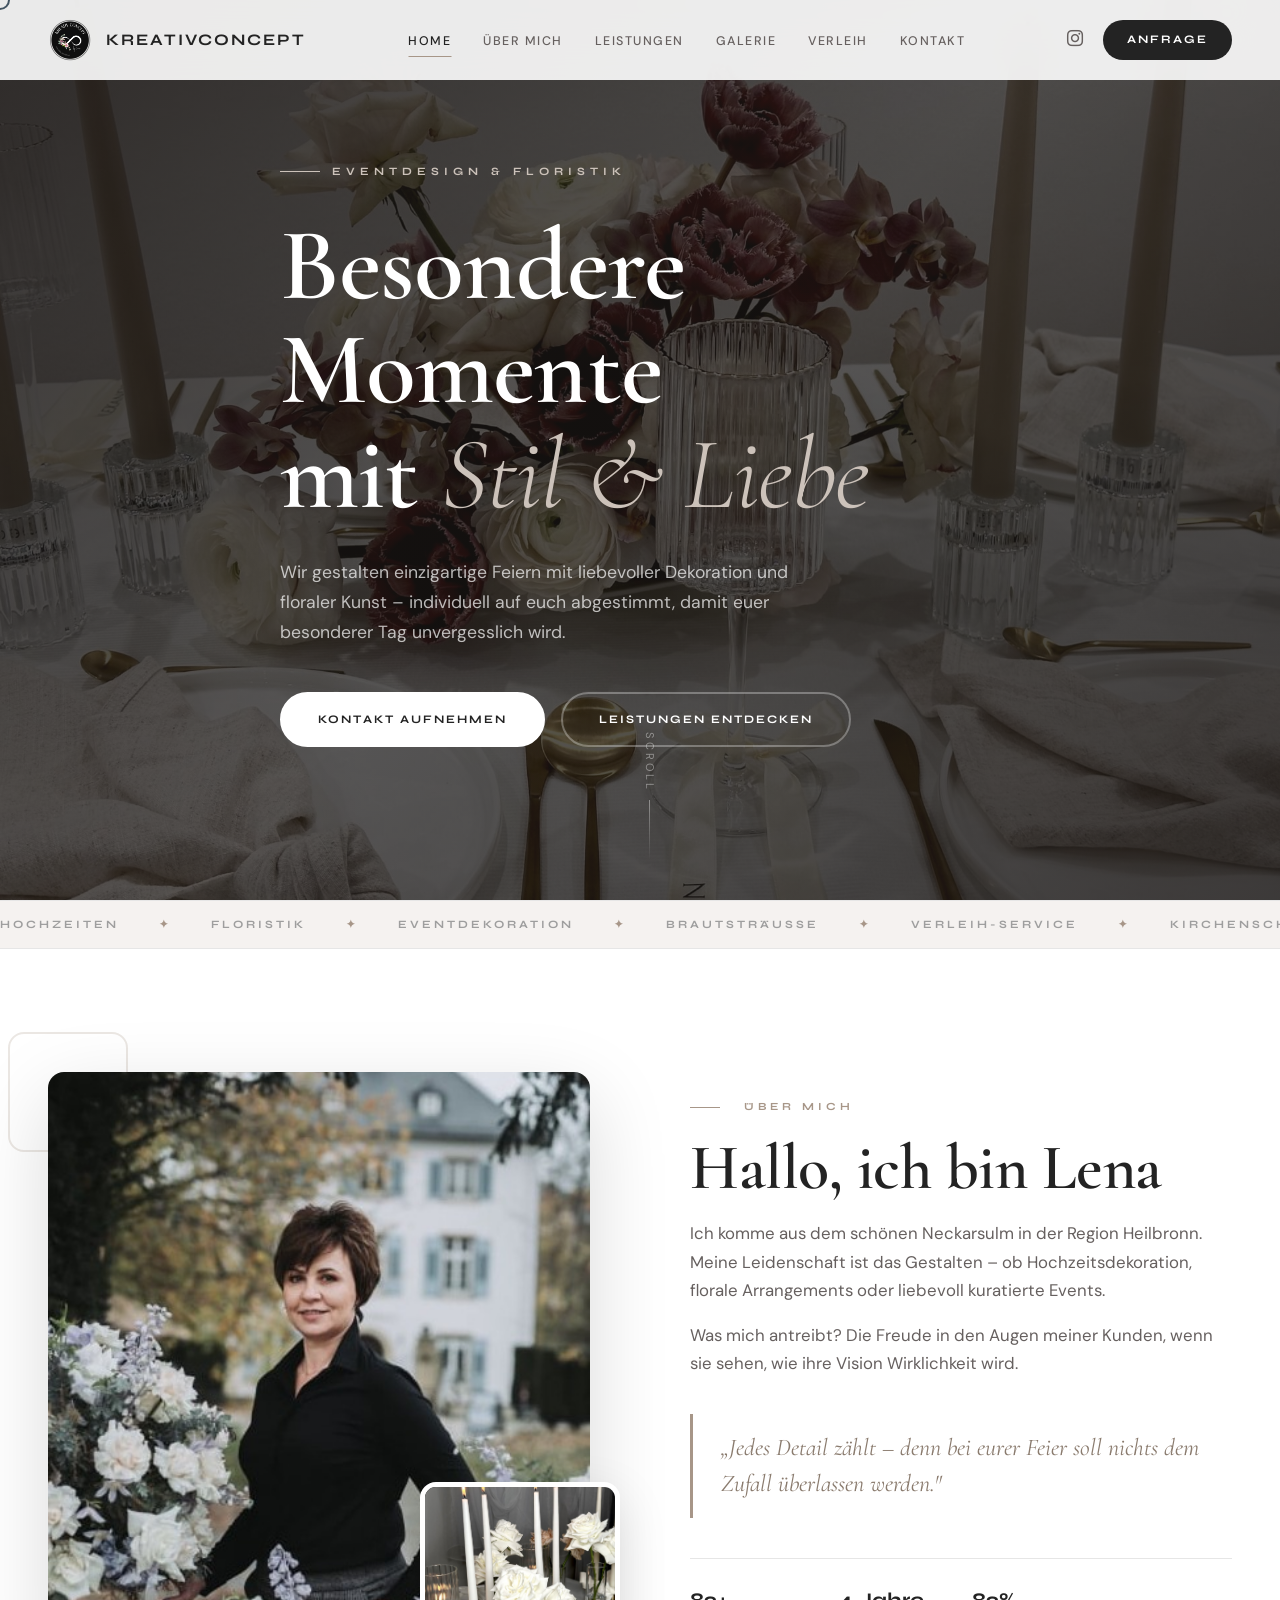
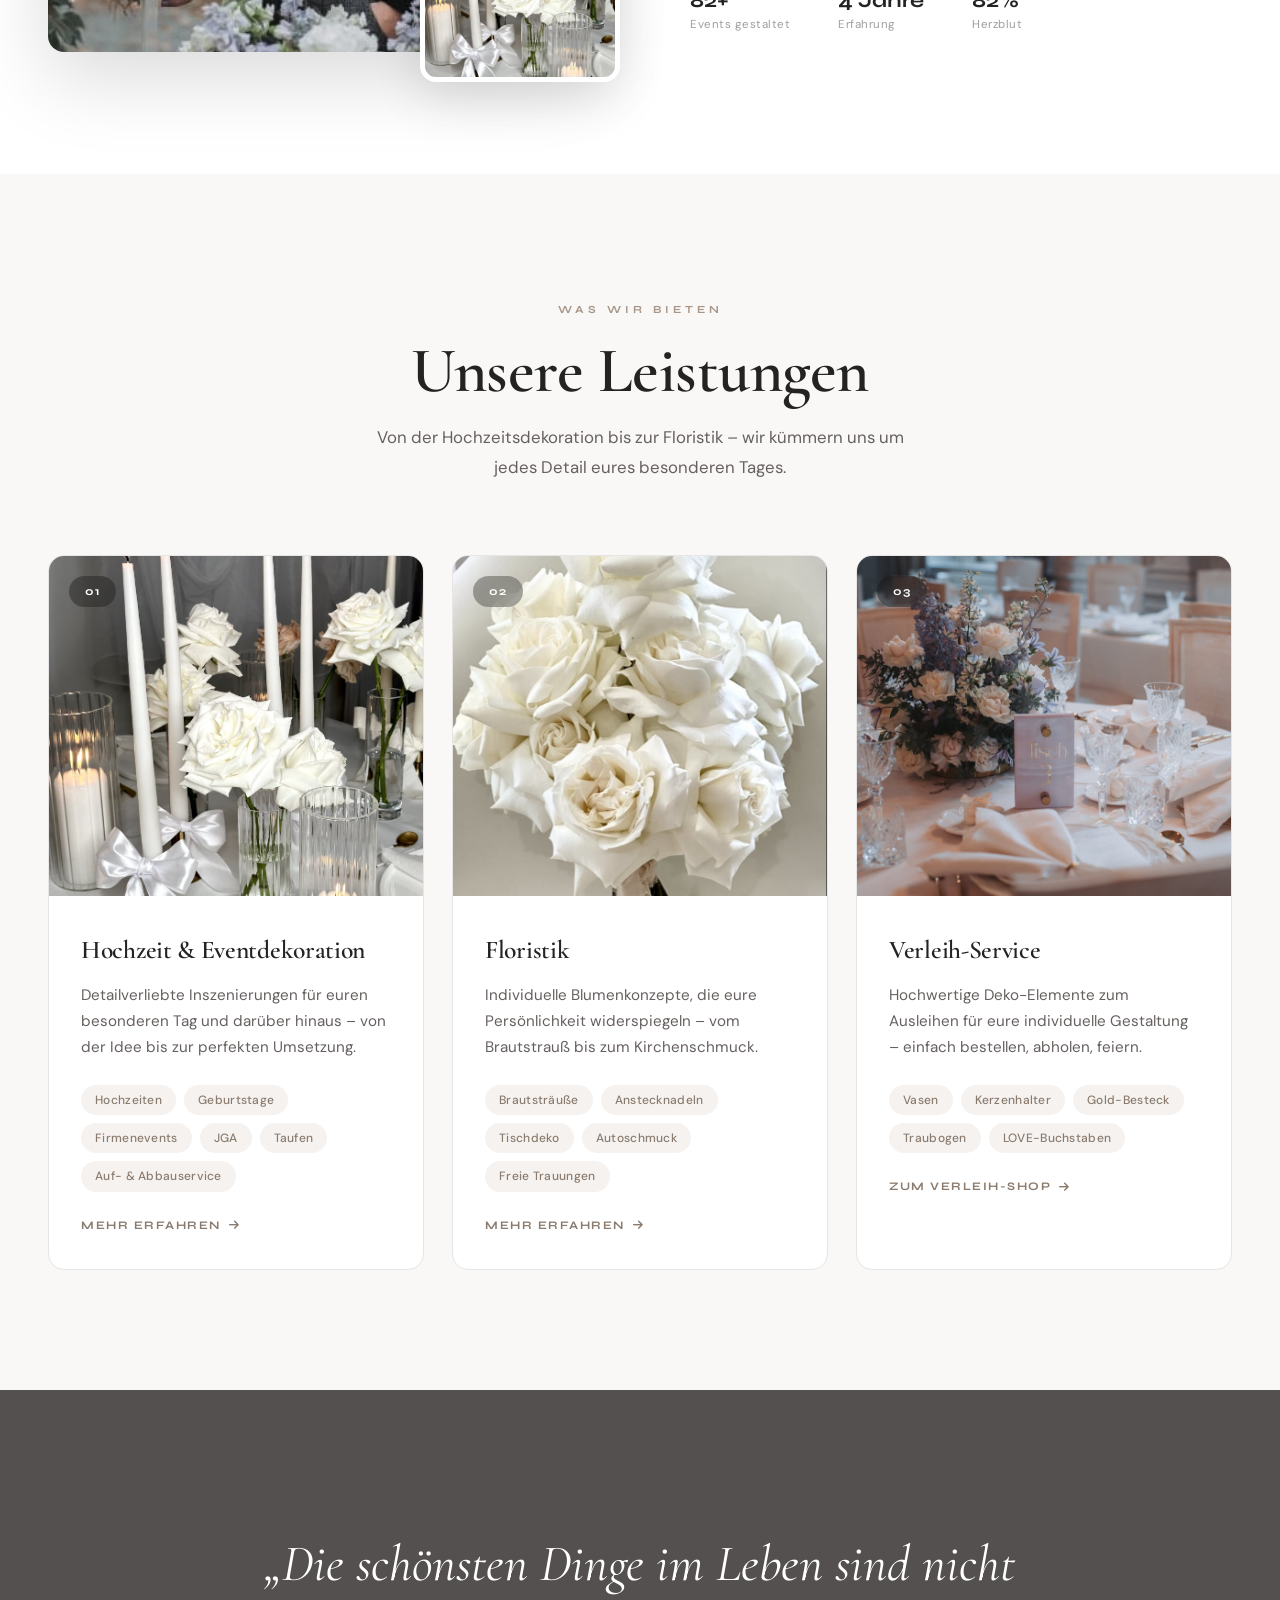
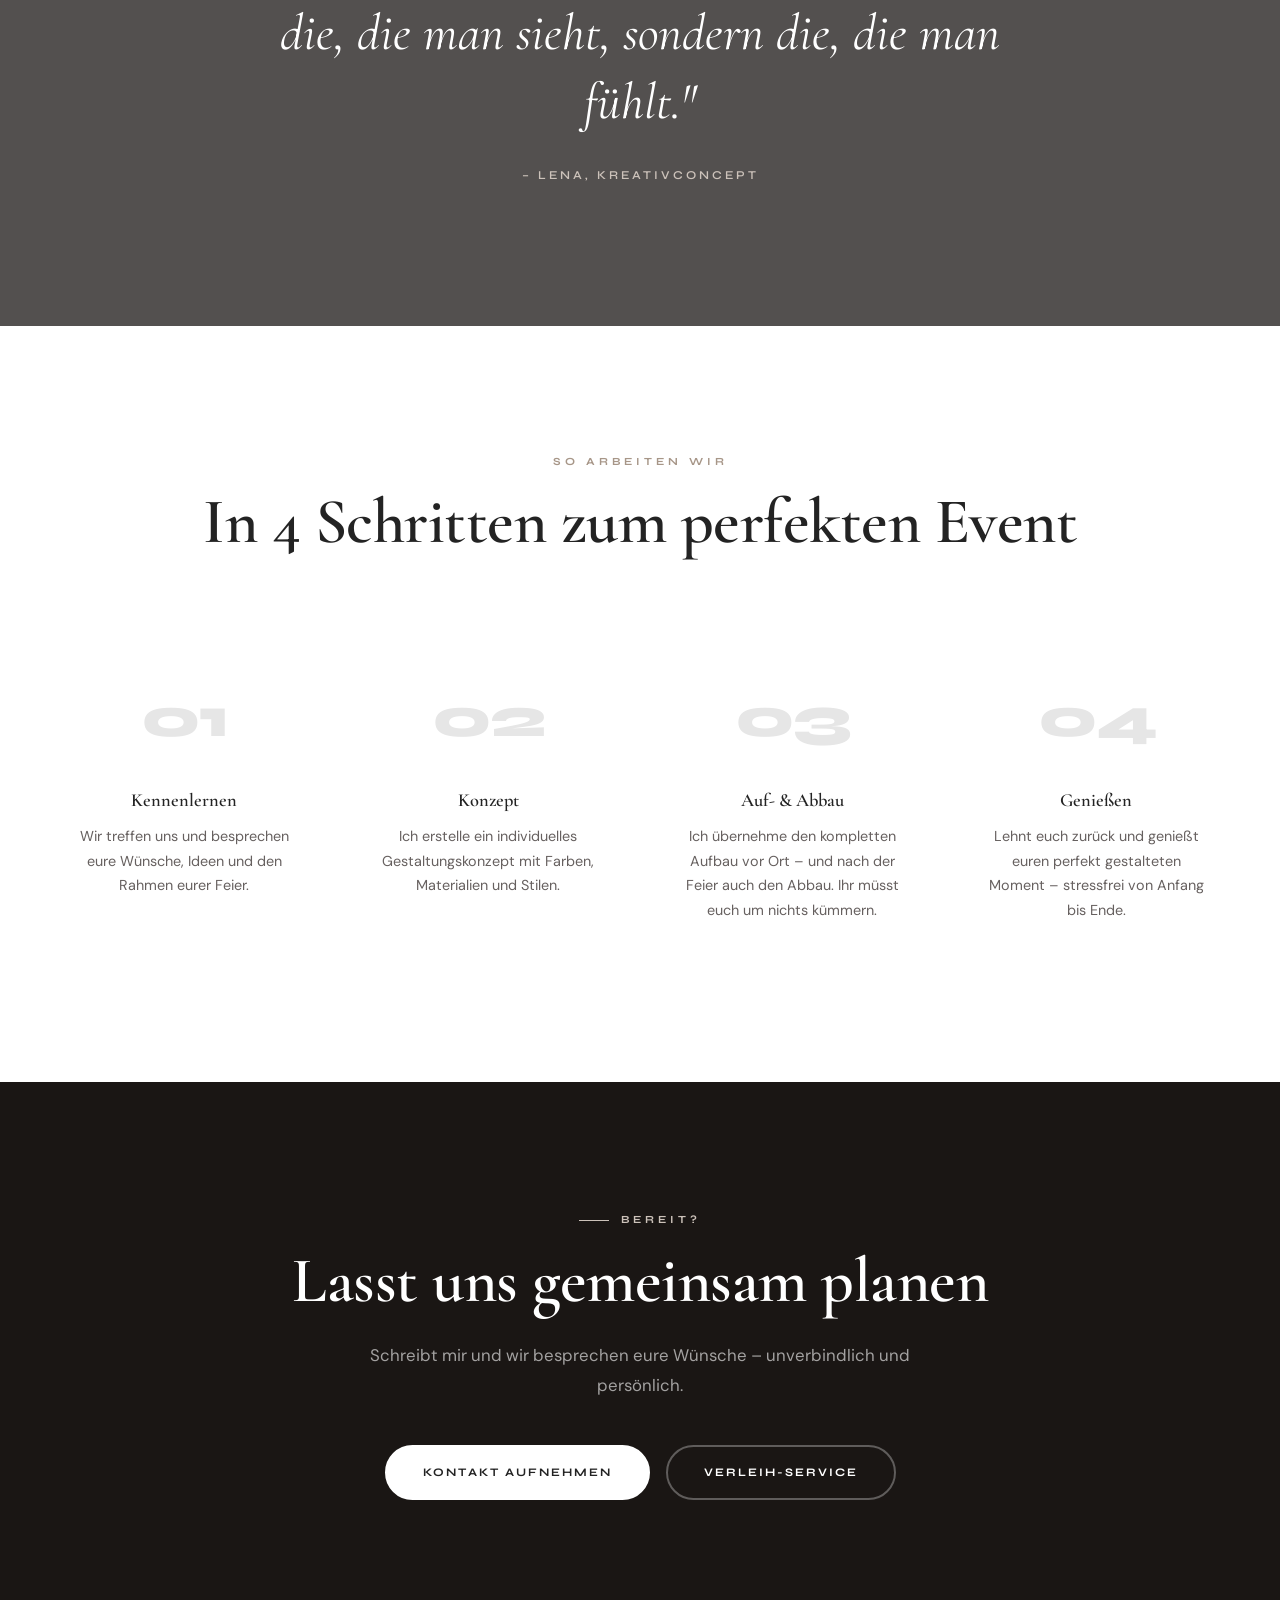
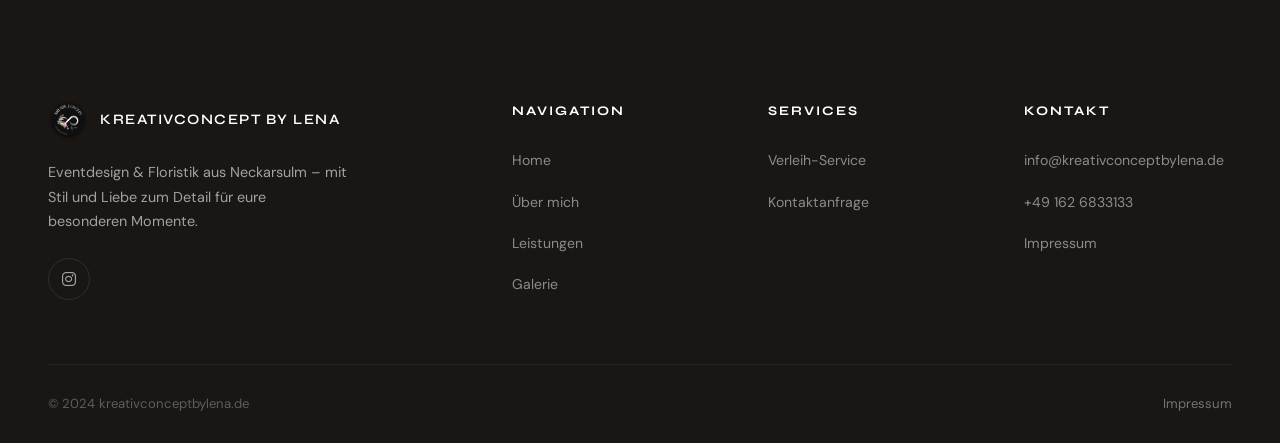
<file: index.html>
<!DOCTYPE html>
<html lang="de">
<head>
  <meta charset="UTF-8">
  <meta name="viewport" content="width=device-width, initial-scale=1.0">
  <title>KreativConcept by Lena – Eventdesign & Floristik</title>
  <meta name="description" content="Einzigartige Hochzeitsdekoration, Floristik und Eventdesign aus Neckarsulm. Mit Stil und Liebe zum Detail.">
  <link rel="icon" href="assets/images/kreativ-concept-rund-rgb-1-217x217.png">
  <link rel="preconnect" href="https://fonts.googleapis.com">
  <link rel="preconnect" href="https://fonts.gstatic.com" crossorigin>
  <link href="https://fonts.googleapis.com/css2?family=Cormorant+Garamond:ital,wght@0,400;0,500;0,600;0,700;1,300;1,400;1,500&family=DM+Sans:wght@400;500;600;700&family=Syne:wght@600;700;800&display=swap" rel="stylesheet">
  <link rel="stylesheet" href="https://cdnjs.cloudflare.com/ajax/libs/font-awesome/6.5.1/css/all.min.css">
  <link rel="stylesheet" href="css/style.css">
</head>
<body>

  <!-- Preloader -->
  <div class="preloader">
    <img src="assets/images/kreativ-concept-rund-rgb-1-217x217.png" alt="" class="preloader__logo">
    <div class="preloader__bar"></div>
  </div>

  <!-- Custom Cursor -->
  <div class="cursor"></div>

  <!-- Header -->
  <header class="header">
    <nav class="nav container">
      <a href="index.html" class="nav__logo">
        <img src="assets/images/kreativ-concept-rund-rgb-1-217x217.png" alt="KreativConcept by Lena">
        <span class="nav__logo-text">KreativConcept</span>
      </a>
      <ul class="nav__links">
        <li><a href="index.html" class="nav__link active">Home</a></li>
        <li><a href="ueber-mich.html" class="nav__link">Über mich</a></li>
        <li><a href="unsere-leistungen.html" class="nav__link">Leistungen</a></li>
        <li><a href="bilder-galerie.html" class="nav__link">Galerie</a></li>
        <li><a href="verleih.html" class="nav__link">Verleih</a></li>
        <li><a href="kontakt.html" class="nav__link">Kontakt</a></li>
      </ul>
      <div class="nav__right">
        <div class="nav__social">
          <a href="https://www.instagram.com/kreativconceptbylena/" target="_blank" rel="noopener" aria-label="Instagram"><i class="fa-brands fa-instagram"></i></a>
        </div>
        <a href="kontakt.html" class="nav__cta">Anfrage</a>
      </div>
      <div class="nav__toggle" aria-label="Menü">
        <span></span><span></span><span></span>
      </div>
    </nav>
  </header>

  <!-- Mobile Menu -->
  <div class="mobile-menu">
    <a href="index.html" class="nav__link">Home</a>
    <a href="ueber-mich.html" class="nav__link">Über mich</a>
    <a href="unsere-leistungen.html" class="nav__link">Leistungen</a>
    <a href="bilder-galerie.html" class="nav__link">Galerie</a>
    <a href="verleih.html" class="nav__link">Verleih</a>
    <a href="kontakt.html" class="nav__link">Kontakt</a>
  </div>

  <!-- Hero -->
  <section class="hero">
    <div class="hero__bg">
      <img src="assets/images/img-7646-2000x1500.jpg" alt="Eventdekoration">
    </div>
    <div class="hero__overlay"></div>
    <div class="container">
      <div class="hero__content">
        <p class="hero__tag">Eventdesign & Floristik</p>
        <h1 class="hero__title">Besondere Momente<br>mit <em>Stil & Liebe</em></h1>
        <p class="hero__desc">Wir gestalten einzigartige Feiern mit liebevoller Dekoration und floraler Kunst – individuell auf euch abgestimmt, damit euer besonderer Tag unvergesslich wird.</p>
        <div class="hero__actions">
          <a href="kontakt.html" class="btn btn--white">Kontakt aufnehmen</a>
          <a href="unsere-leistungen.html" class="btn btn--outline" style="border-color:rgba(255,255,255,0.3);color:#fff;">Leistungen entdecken</a>
        </div>
      </div>
    </div>
    <div class="hero__scroll">
      <span class="hero__scroll-text">Scroll</span>
      <div class="hero__scroll-line"></div>
    </div>
  </section>

  <!-- Marquee -->
  <div class="marquee">
    <div class="marquee__track">
      <span class="marquee__item">Hochzeiten</span>
      <span class="marquee__item">Floristik</span>
      <span class="marquee__item">Eventdekoration</span>
      <span class="marquee__item">Brautsträuße</span>
      <span class="marquee__item">Verleih-Service</span>
      <span class="marquee__item">Kirchenschmuck</span>
      <span class="marquee__item">Tischdekoration</span>
      <span class="marquee__item">Freie Trauungen</span>
      <span class="marquee__item">Hochzeiten</span>
      <span class="marquee__item">Floristik</span>
      <span class="marquee__item">Eventdekoration</span>
      <span class="marquee__item">Brautsträuße</span>
      <span class="marquee__item">Verleih-Service</span>
      <span class="marquee__item">Kirchenschmuck</span>
      <span class="marquee__item">Tischdekoration</span>
      <span class="marquee__item">Freie Trauungen</span>
    </div>
  </div>

  <!-- Intro / About -->
  <section class="section">
    <div class="container">
      <div class="intro">
        <div class="intro__visual" data-reveal="left">
          <div class="intro__decor"></div>
          <div class="intro__img-main">
            <img src="assets/images/img-7274-484x726.jpeg" alt="Lena – Gründerin von KreativConcept">
          </div>
          <div class="intro__img-accent">
            <img src="assets/images/img-6951-815x1087.jpg" alt="Dekoration Detail">
          </div>
        </div>
        <div class="intro__content" data-reveal="right">
          <p class="section__tag"><span></span>Über mich</p>
          <h2 class="section__title">Hallo, ich bin Lena</h2>
          <p class="intro__text">
            Ich komme aus dem schönen Neckarsulm in der Region Heilbronn. Meine Leidenschaft ist das Gestalten – ob Hochzeitsdekoration, florale Arrangements oder liebevoll kuratierte Events.
          </p>
          <p class="intro__text">
            Was mich antreibt? Die Freude in den Augen meiner Kunden, wenn sie sehen, wie ihre Vision Wirklichkeit wird.
          </p>
          <blockquote class="intro__quote">
            „Jedes Detail zählt – denn bei eurer Feier soll nichts dem Zufall überlassen werden."
          </blockquote>
          <div class="intro__stats" data-stagger>
            <div>
              <div class="intro__stat-number" data-count="100" data-suffix="+">0</div>
              <div class="intro__stat-label">Events gestaltet</div>
            </div>
            <div>
              <div class="intro__stat-number" data-count="5" data-suffix=" Jahre">0</div>
              <div class="intro__stat-label">Erfahrung</div>
            </div>
            <div>
              <div class="intro__stat-number" data-count="100" data-suffix="%">0</div>
              <div class="intro__stat-label">Herzblut</div>
            </div>
          </div>
        </div>
      </div>
    </div>
  </section>

  <!-- Services -->
  <section class="section section--cream">
    <div class="container">
      <div class="section__header section__header--center" data-reveal>
        <p class="section__tag">Was wir bieten</p>
        <h2 class="section__title">Unsere Leistungen</h2>
        <p class="section__desc">Von der Hochzeitsdekoration bis zur Floristik – wir kümmern uns um jedes Detail eures besonderen Tages.</p>
      </div>
      <div class="services__grid" data-stagger>
        <div class="service-card">
          <div class="service-card__image">
            <img src="assets/images/img-6951-815x1087.jpg" alt="Hochzeit & Eventdekoration">
            <span class="service-card__number">01</span>
          </div>
          <div class="service-card__body">
            <h3 class="service-card__title">Hochzeit & Eventdekoration</h3>
            <p class="service-card__text">Detailverliebte Inszenierungen für euren besonderen Tag und darüber hinaus – von der Idee bis zur perfekten Umsetzung.</p>
            <div class="service-card__tags">
              <span class="tag">Hochzeiten</span>
              <span class="tag">Geburtstage</span>
              <span class="tag">Firmenevents</span>
              <span class="tag">JGA</span>
              <span class="tag">Taufen</span>
              <span class="tag">Auf- & Abbauservice</span>
            </div>
            <a href="unsere-leistungen.html" class="service-card__link">Mehr erfahren <i class="fa-solid fa-arrow-right"></i></a>
          </div>
        </div>
        <div class="service-card">
          <div class="service-card__image">
            <img src="assets/images/img-4483-815x1143.jpeg" alt="Floristik">
            <span class="service-card__number">02</span>
          </div>
          <div class="service-card__body">
            <h3 class="service-card__title">Floristik</h3>
            <p class="service-card__text">Individuelle Blumenkonzepte, die eure Persönlichkeit widerspiegeln – vom Brautstrauß bis zum Kirchenschmuck.</p>
            <div class="service-card__tags">
              <span class="tag">Brautsträuße</span>
              <span class="tag">Anstecknadeln</span>
              <span class="tag">Tischdeko</span>
              <span class="tag">Autoschmuck</span>
              <span class="tag">Freie Trauungen</span>
            </div>
            <a href="unsere-leistungen.html" class="service-card__link">Mehr erfahren <i class="fa-solid fa-arrow-right"></i></a>
          </div>
        </div>
        <div class="service-card">
          <div class="service-card__image">
            <img src="assets/images/img-7285-815x1222.jpg" alt="Verleih-Service">
            <span class="service-card__number">03</span>
          </div>
          <div class="service-card__body">
            <h3 class="service-card__title">Verleih-Service</h3>
            <p class="service-card__text">Hochwertige Deko-Elemente zum Ausleihen für eure individuelle Gestaltung – einfach bestellen, abholen, feiern.</p>
            <div class="service-card__tags">
              <span class="tag">Vasen</span>
              <span class="tag">Kerzenhalter</span>
              <span class="tag">Gold-Besteck</span>
              <span class="tag">Traubogen</span>
              <span class="tag">LOVE-Buchstaben</span>
            </div>
            <a href="verleih.html" class="service-card__link">Zum Verleih-Shop <i class="fa-solid fa-arrow-right"></i></a>
          </div>
        </div>
      </div>
    </div>
  </section>

  <!-- Parallax Quote -->
  <section class="parallax-text">
    <div class="parallax-text__bg">
      <img src="assets/images/img-7298-2000x3000.jpg" alt="">
    </div>
    <div class="parallax-text__overlay"></div>
    <div class="parallax-text__content container" data-reveal>
      <p class="parallax-text__quote">„Die schönsten Dinge im Leben sind nicht die, die man sieht, sondern die, die man fühlt."</p>
      <p class="parallax-text__author">– Lena, KreativConcept</p>
    </div>
  </section>

  <!-- Process -->
  <section class="section">
    <div class="container">
      <div class="section__header section__header--center" data-reveal>
        <p class="section__tag">So arbeiten wir</p>
        <h2 class="section__title">In 4 Schritten zum perfekten Event</h2>
      </div>
      <div class="process__grid" data-stagger>
        <div class="process-step">
          <h4 class="process-step__title">Kennenlernen</h4>
          <p class="process-step__text">Wir treffen uns und besprechen eure Wünsche, Ideen und den Rahmen eurer Feier.</p>
        </div>
        <div class="process-step">
          <h4 class="process-step__title">Konzept</h4>
          <p class="process-step__text">Ich erstelle ein individuelles Gestaltungskonzept mit Farben, Materialien und Stilen.</p>
        </div>
        <div class="process-step">
          <h4 class="process-step__title">Auf- & Abbau</h4>
          <p class="process-step__text">Ich übernehme den kompletten Aufbau vor Ort – und nach der Feier auch den Abbau. Ihr müsst euch um nichts kümmern.</p>
        </div>
        <div class="process-step">
          <h4 class="process-step__title">Genießen</h4>
          <p class="process-step__text">Lehnt euch zurück und genießt euren perfekt gestalteten Moment – stressfrei von Anfang bis Ende.</p>
        </div>
      </div>
    </div>
  </section>

  <!-- CTA -->
  <section class="section section--dark">
    <div class="container" style="text-align:center;" data-reveal>
      <p class="section__tag" style="justify-content:center;">Bereit?</p>
      <h2 class="section__title" style="margin-bottom:24px;">Lasst uns gemeinsam planen</h2>
      <p class="section__desc" style="margin:0 auto 44px;color:rgba(255,255,255,0.6);">Schreibt mir und wir besprechen eure Wünsche – unverbindlich und persönlich.</p>
      <div style="display:flex;gap:16px;justify-content:center;flex-wrap:wrap;">
        <a href="kontakt.html" class="btn btn--white">Kontakt aufnehmen</a>
        <a href="verleih.html" class="btn btn--outline" style="border-color:rgba(255,255,255,0.3);color:#fff;">Verleih-Service</a>
      </div>
    </div>
  </section>

  <!-- Footer -->
  <footer class="footer">
    <div class="container">
      <div class="footer__top">
        <div class="footer__brand">
          <div class="footer__logo">
            <img src="assets/images/kreativ-concept-rund-rgb-1-217x217.png" alt="Logo">
            <span class="footer__logo-text">KreativConcept by Lena</span>
          </div>
          <p class="footer__desc">Eventdesign & Floristik aus Neckarsulm – mit Stil und Liebe zum Detail für eure besonderen Momente.</p>
          <div class="footer__social">
            <a href="https://www.instagram.com/kreativconceptbylena/" target="_blank" rel="noopener" aria-label="Instagram"><i class="fa-brands fa-instagram"></i></a>
          </div>
        </div>
        <div>
          <h4 class="footer__heading">Navigation</h4>
          <ul class="footer__links">
            <li><a href="index.html" class="footer__link">Home</a></li>
            <li><a href="ueber-mich.html" class="footer__link">Über mich</a></li>
            <li><a href="unsere-leistungen.html" class="footer__link">Leistungen</a></li>
            <li><a href="bilder-galerie.html" class="footer__link">Galerie</a></li>
          </ul>
        </div>
        <div>
          <h4 class="footer__heading">Services</h4>
          <ul class="footer__links">
            <li><a href="verleih.html" class="footer__link">Verleih-Service</a></li>
            <li><a href="kontakt.html" class="footer__link">Kontaktanfrage</a></li>
          </ul>
        </div>
        <div>
          <h4 class="footer__heading">Kontakt</h4>
          <ul class="footer__links">
            <li><a href="mailto:info@kreativconceptbylena.de" class="footer__link">info@kreativconceptbylena.de</a></li>
            <li><a href="tel:+491626833133" class="footer__link">+49 162 6833133</a></li>
            <li><a href="impressum.html" class="footer__link">Impressum</a></li>
          </ul>
        </div>
      </div>
      <div class="footer__bottom">
        <span>&copy; 2024 kreativconceptbylena.de</span>
        <a href="impressum.html">Impressum</a>
      </div>
    </div>
  </footer>

  <script src="js/main.js"></script>
</body>
</html>
</file>
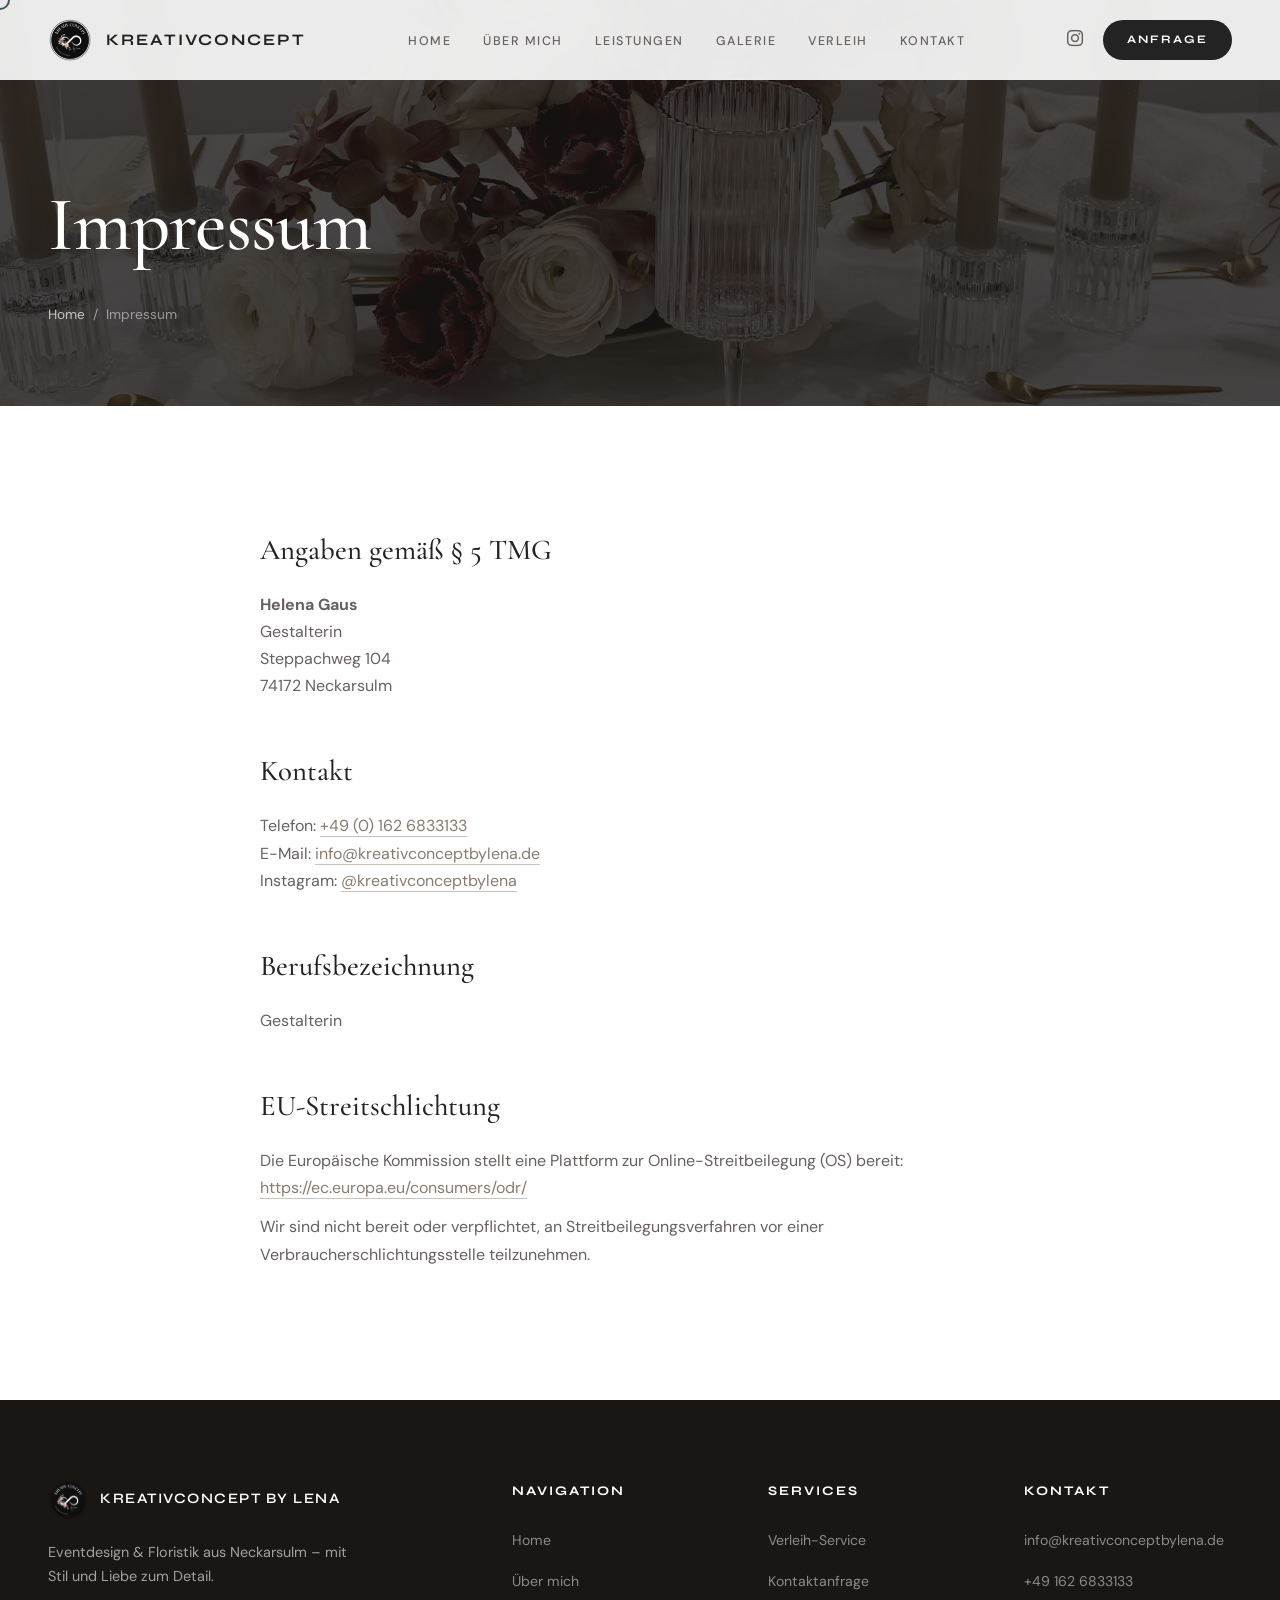
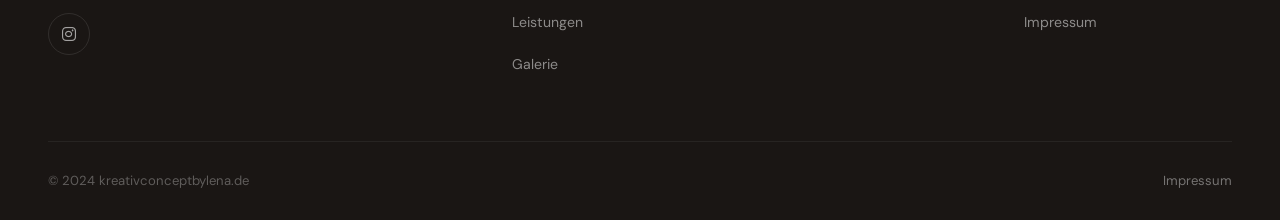
<file: impressum.html>
<!DOCTYPE html>
<html lang="de">
<head>
  <meta charset="UTF-8">
  <meta name="viewport" content="width=device-width, initial-scale=1.0">
  <title>Impressum – KreativConcept by Lena</title>
  <meta name="description" content="Impressum – Helena Gaus, Neckarsulm.">
  <link rel="icon" href="assets/images/kreativ-concept-rund-rgb-1-217x217.png">
  <link rel="preconnect" href="https://fonts.googleapis.com">
  <link rel="preconnect" href="https://fonts.gstatic.com" crossorigin>
  <link href="https://fonts.googleapis.com/css2?family=Cormorant+Garamond:ital,wght@0,400;0,500;0,600;0,700;1,300;1,400;1,500&family=DM+Sans:wght@400;500;600;700&family=Syne:wght@600;700;800&display=swap" rel="stylesheet">
  <link rel="stylesheet" href="https://cdnjs.cloudflare.com/ajax/libs/font-awesome/6.5.1/css/all.min.css">
  <link rel="stylesheet" href="css/style.css">
</head>
<body>

  <div class="cursor"></div>

  <header class="header">
    <nav class="nav container">
      <a href="index.html" class="nav__logo">
        <img src="assets/images/kreativ-concept-rund-rgb-1-217x217.png" alt="KreativConcept by Lena">
        <span class="nav__logo-text">KreativConcept</span>
      </a>
      <ul class="nav__links">
        <li><a href="index.html" class="nav__link">Home</a></li>
        <li><a href="ueber-mich.html" class="nav__link">Über mich</a></li>
        <li><a href="unsere-leistungen.html" class="nav__link">Leistungen</a></li>
        <li><a href="bilder-galerie.html" class="nav__link">Galerie</a></li>
        <li><a href="verleih.html" class="nav__link">Verleih</a></li>
        <li><a href="kontakt.html" class="nav__link">Kontakt</a></li>
      </ul>
      <div class="nav__right">
        <div class="nav__social"><a href="https://www.instagram.com/kreativconceptbylena/" target="_blank" rel="noopener"><i class="fa-brands fa-instagram"></i></a></div>
        <a href="kontakt.html" class="nav__cta">Anfrage</a>
      </div>
      <div class="nav__toggle"><span></span><span></span><span></span></div>
    </nav>
  </header>

  <div class="mobile-menu">
    <a href="index.html" class="nav__link">Home</a>
    <a href="ueber-mich.html" class="nav__link">Über mich</a>
    <a href="unsere-leistungen.html" class="nav__link">Leistungen</a>
    <a href="bilder-galerie.html" class="nav__link">Galerie</a>
    <a href="verleih.html" class="nav__link">Verleih</a>
    <a href="kontakt.html" class="nav__link">Kontakt</a>
  </div>

  <section class="page-hero">
    <div class="page-hero__bg"><img src="assets/images/img-7646-2000x1500.jpg" alt=""></div>
    <div class="container">
      <div class="page-hero__content">
        <h1 class="page-hero__title">Impressum</h1>
        <p class="page-hero__breadcrumb"><a href="index.html">Home</a> &nbsp;/&nbsp; Impressum</p>
      </div>
    </div>
  </section>

  <section class="section">
    <div class="container">
      <div class="legal" data-reveal>
        <h2>Angaben gemäß § 5 TMG</h2>
        <p><strong>Helena Gaus</strong><br>Gestalterin<br>Steppachweg 104<br>74172 Neckarsulm</p>

        <h2>Kontakt</h2>
        <p>Telefon: <a href="tel:+491626833133">+49 (0) 162 6833133</a><br>E-Mail: <a href="mailto:info@kreativconceptbylena.de">info@kreativconceptbylena.de</a><br>Instagram: <a href="https://www.instagram.com/kreativconceptbylena/" target="_blank" rel="noopener">@kreativconceptbylena</a></p>

        <h2>Berufsbezeichnung</h2>
        <p>Gestalterin</p>

        <h2>EU-Streitschlichtung</h2>
        <p>Die Europäische Kommission stellt eine Plattform zur Online-Streitbeilegung (OS) bereit: <a href="https://ec.europa.eu/consumers/odr/" target="_blank" rel="noopener">https://ec.europa.eu/consumers/odr/</a></p>
        <p>Wir sind nicht bereit oder verpflichtet, an Streitbeilegungsverfahren vor einer Verbraucherschlichtungsstelle teilzunehmen.</p>
      </div>
    </div>
  </section>

  <footer class="footer">
    <div class="container">
      <div class="footer__top">
        <div class="footer__brand">
          <div class="footer__logo"><img src="assets/images/kreativ-concept-rund-rgb-1-217x217.png" alt="Logo"><span class="footer__logo-text">KreativConcept by Lena</span></div>
          <p class="footer__desc">Eventdesign & Floristik aus Neckarsulm – mit Stil und Liebe zum Detail.</p>
          <div class="footer__social"><a href="https://www.instagram.com/kreativconceptbylena/" target="_blank" rel="noopener"><i class="fa-brands fa-instagram"></i></a></div>
        </div>
        <div><h4 class="footer__heading">Navigation</h4><ul class="footer__links"><li><a href="index.html" class="footer__link">Home</a></li><li><a href="ueber-mich.html" class="footer__link">Über mich</a></li><li><a href="unsere-leistungen.html" class="footer__link">Leistungen</a></li><li><a href="bilder-galerie.html" class="footer__link">Galerie</a></li></ul></div>
        <div><h4 class="footer__heading">Services</h4><ul class="footer__links"><li><a href="verleih.html" class="footer__link">Verleih-Service</a></li><li><a href="kontakt.html" class="footer__link">Kontaktanfrage</a></li></ul></div>
        <div><h4 class="footer__heading">Kontakt</h4><ul class="footer__links"><li><a href="mailto:info@kreativconceptbylena.de" class="footer__link">info@kreativconceptbylena.de</a></li><li><a href="tel:+491626833133" class="footer__link">+49 162 6833133</a></li><li><a href="impressum.html" class="footer__link">Impressum</a></li></ul></div>
      </div>
      <div class="footer__bottom"><span>&copy; 2024 kreativconceptbylena.de</span><a href="impressum.html">Impressum</a></div>
    </div>
  </footer>

  <script src="js/main.js"></script>
</body>
</html>
</file>
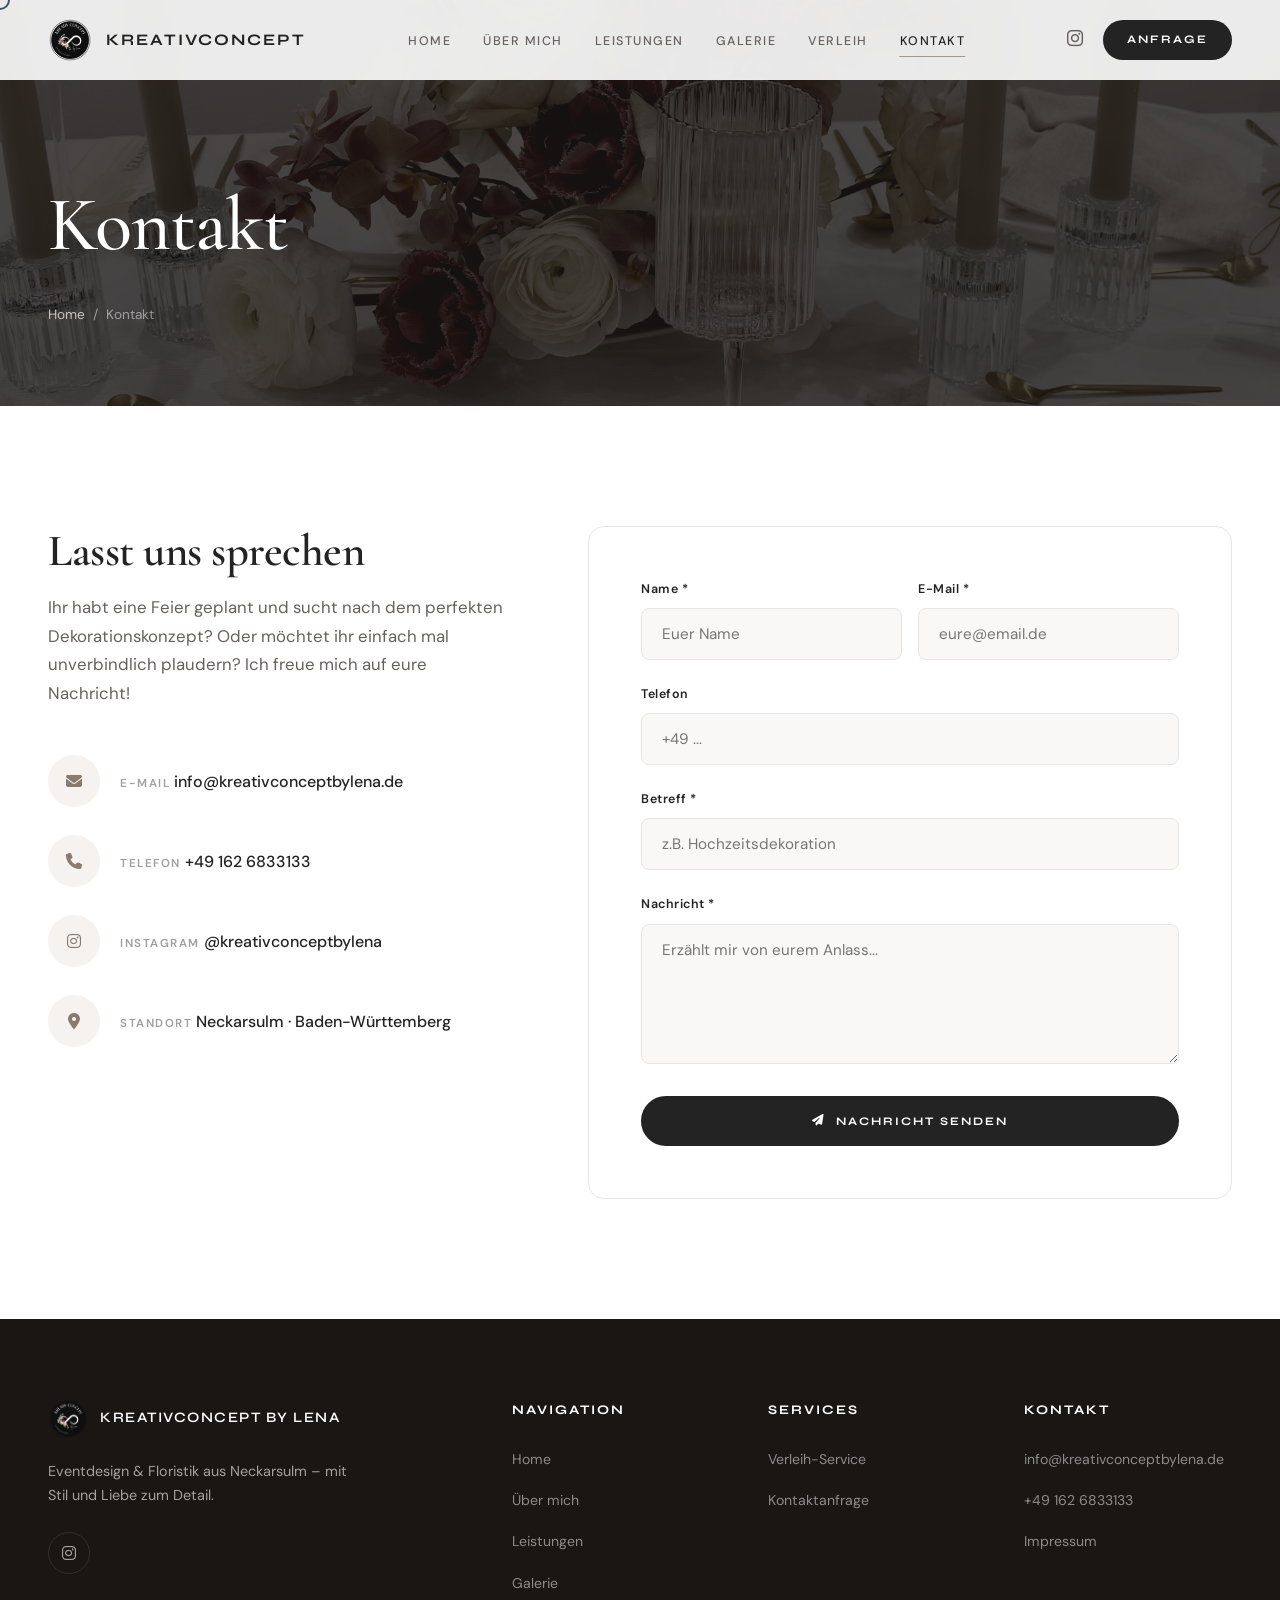
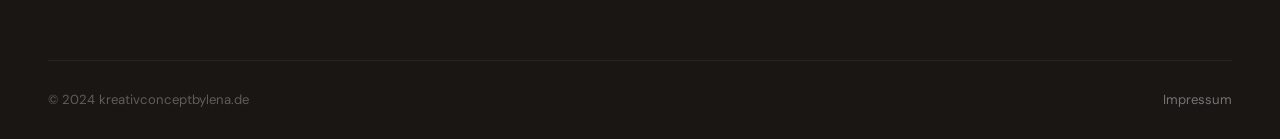
<file: kontakt.html>
<!DOCTYPE html>
<html lang="de">
<head>
  <meta charset="UTF-8">
  <meta name="viewport" content="width=device-width, initial-scale=1.0">
  <title>Kontakt – KreativConcept by Lena</title>
  <meta name="description" content="Kontaktiere KreativConcept by Lena für Hochzeitsdekoration, Floristik und Eventdesign.">
  <link rel="icon" href="assets/images/kreativ-concept-rund-rgb-1-217x217.png">
  <link rel="preconnect" href="https://fonts.googleapis.com">
  <link rel="preconnect" href="https://fonts.gstatic.com" crossorigin>
  <link href="https://fonts.googleapis.com/css2?family=Cormorant+Garamond:ital,wght@0,400;0,500;0,600;0,700;1,300;1,400;1,500&family=DM+Sans:wght@400;500;600;700&family=Syne:wght@600;700;800&display=swap" rel="stylesheet">
  <link rel="stylesheet" href="https://cdnjs.cloudflare.com/ajax/libs/font-awesome/6.5.1/css/all.min.css">
  <link rel="stylesheet" href="css/style.css">
</head>
<body>

  <div class="cursor"></div>

  <header class="header">
    <nav class="nav container">
      <a href="index.html" class="nav__logo">
        <img src="assets/images/kreativ-concept-rund-rgb-1-217x217.png" alt="KreativConcept by Lena">
        <span class="nav__logo-text">KreativConcept</span>
      </a>
      <ul class="nav__links">
        <li><a href="index.html" class="nav__link">Home</a></li>
        <li><a href="ueber-mich.html" class="nav__link">Über mich</a></li>
        <li><a href="unsere-leistungen.html" class="nav__link">Leistungen</a></li>
        <li><a href="bilder-galerie.html" class="nav__link">Galerie</a></li>
        <li><a href="verleih.html" class="nav__link">Verleih</a></li>
        <li><a href="kontakt.html" class="nav__link active">Kontakt</a></li>
      </ul>
      <div class="nav__right">
        <div class="nav__social"><a href="https://www.instagram.com/kreativconceptbylena/" target="_blank" rel="noopener"><i class="fa-brands fa-instagram"></i></a></div>
        <a href="kontakt.html" class="nav__cta">Anfrage</a>
      </div>
      <div class="nav__toggle"><span></span><span></span><span></span></div>
    </nav>
  </header>

  <div class="mobile-menu">
    <a href="index.html" class="nav__link">Home</a>
    <a href="ueber-mich.html" class="nav__link">Über mich</a>
    <a href="unsere-leistungen.html" class="nav__link">Leistungen</a>
    <a href="bilder-galerie.html" class="nav__link">Galerie</a>
    <a href="verleih.html" class="nav__link">Verleih</a>
    <a href="kontakt.html" class="nav__link">Kontakt</a>
  </div>

  <section class="page-hero">
    <div class="page-hero__bg"><img src="assets/images/img-7646-2000x1500.jpg" alt=""></div>
    <div class="container">
      <div class="page-hero__content">
        <h1 class="page-hero__title">Kontakt</h1>
        <p class="page-hero__breadcrumb"><a href="index.html">Home</a> &nbsp;/&nbsp; Kontakt</p>
      </div>
    </div>
  </section>

  <section class="section">
    <div class="container">
      <div class="contact" data-reveal>
        <div class="contact__info">
          <h2 class="contact__info-title">Lasst uns sprechen</h2>
          <p class="contact__info-text">Ihr habt eine Feier geplant und sucht nach dem perfekten Dekorationskonzept? Oder möchtet ihr einfach mal unverbindlich plaudern? Ich freue mich auf eure Nachricht!</p>
          <div class="contact__details">
            <div class="contact__detail">
              <div class="contact__detail-icon"><i class="fa-solid fa-envelope"></i></div>
              <div>
                <span class="contact__detail-label">E-Mail</span>
                <a href="mailto:info@kreativconceptbylena.de" class="contact__detail-value">info@kreativconceptbylena.de</a>
              </div>
            </div>
            <div class="contact__detail">
              <div class="contact__detail-icon"><i class="fa-solid fa-phone"></i></div>
              <div>
                <span class="contact__detail-label">Telefon</span>
                <a href="tel:+491626833133" class="contact__detail-value">+49 162 6833133</a>
              </div>
            </div>
            <div class="contact__detail">
              <div class="contact__detail-icon"><i class="fa-brands fa-instagram"></i></div>
              <div>
                <span class="contact__detail-label">Instagram</span>
                <a href="https://www.instagram.com/kreativconceptbylena/" target="_blank" rel="noopener" class="contact__detail-value">@kreativconceptbylena</a>
              </div>
            </div>
            <div class="contact__detail">
              <div class="contact__detail-icon"><i class="fa-solid fa-location-dot"></i></div>
              <div>
                <span class="contact__detail-label">Standort</span>
                <span class="contact__detail-value">Neckarsulm · Baden-Württemberg</span>
              </div>
            </div>
          </div>
        </div>
        <div class="contact__form-wrapper">
          <form class="contact__form" action="#" method="POST">
            <div class="form__row">
              <div class="form__group">
                <label class="form__label" for="c-name">Name *</label>
                <input class="form__input" type="text" id="c-name" name="name" placeholder="Euer Name" required>
              </div>
              <div class="form__group">
                <label class="form__label" for="c-email">E-Mail *</label>
                <input class="form__input" type="email" id="c-email" name="email" placeholder="eure@email.de" required>
              </div>
            </div>
            <div class="form__group">
              <label class="form__label" for="c-phone">Telefon</label>
              <input class="form__input" type="tel" id="c-phone" name="phone" placeholder="+49 ...">
            </div>
            <div class="form__group">
              <label class="form__label" for="c-subject">Betreff *</label>
              <input class="form__input" type="text" id="c-subject" name="subject" placeholder="z.B. Hochzeitsdekoration" required>
            </div>
            <div class="form__group">
              <label class="form__label" for="c-message">Nachricht *</label>
              <textarea class="form__textarea" id="c-message" name="message" placeholder="Erzählt mir von eurem Anlass..." required></textarea>
            </div>
            <button type="submit" class="btn btn--primary" style="width:100%;justify-content:center;">
              <i class="fa-solid fa-paper-plane"></i> Nachricht senden
            </button>
          </form>
          <div class="form__success">
            <div class="form__success-icon">&#10003;</div>
            <h3 style="font-family:var(--font-heading);font-size:1.4rem;margin-bottom:8px;color:var(--text);">Vielen Dank!</h3>
            <p style="color:var(--text-light);">Eure Anfrage wurde erfolgreich weitergeleitet und wird sobald wie möglich bearbeitet.</p>
          </div>
        </div>
      </div>
    </div>
  </section>

  <footer class="footer">
    <div class="container">
      <div class="footer__top">
        <div class="footer__brand">
          <div class="footer__logo"><img src="assets/images/kreativ-concept-rund-rgb-1-217x217.png" alt="Logo"><span class="footer__logo-text">KreativConcept by Lena</span></div>
          <p class="footer__desc">Eventdesign & Floristik aus Neckarsulm – mit Stil und Liebe zum Detail.</p>
          <div class="footer__social"><a href="https://www.instagram.com/kreativconceptbylena/" target="_blank" rel="noopener"><i class="fa-brands fa-instagram"></i></a></div>
        </div>
        <div><h4 class="footer__heading">Navigation</h4><ul class="footer__links"><li><a href="index.html" class="footer__link">Home</a></li><li><a href="ueber-mich.html" class="footer__link">Über mich</a></li><li><a href="unsere-leistungen.html" class="footer__link">Leistungen</a></li><li><a href="bilder-galerie.html" class="footer__link">Galerie</a></li></ul></div>
        <div><h4 class="footer__heading">Services</h4><ul class="footer__links"><li><a href="verleih.html" class="footer__link">Verleih-Service</a></li><li><a href="kontakt.html" class="footer__link">Kontaktanfrage</a></li></ul></div>
        <div><h4 class="footer__heading">Kontakt</h4><ul class="footer__links"><li><a href="mailto:info@kreativconceptbylena.de" class="footer__link">info@kreativconceptbylena.de</a></li><li><a href="tel:+491626833133" class="footer__link">+49 162 6833133</a></li><li><a href="impressum.html" class="footer__link">Impressum</a></li></ul></div>
      </div>
      <div class="footer__bottom"><span>&copy; 2024 kreativconceptbylena.de</span><a href="impressum.html">Impressum</a></div>
    </div>
  </footer>

  <script src="js/main.js"></script>
</body>
</html>
</file>
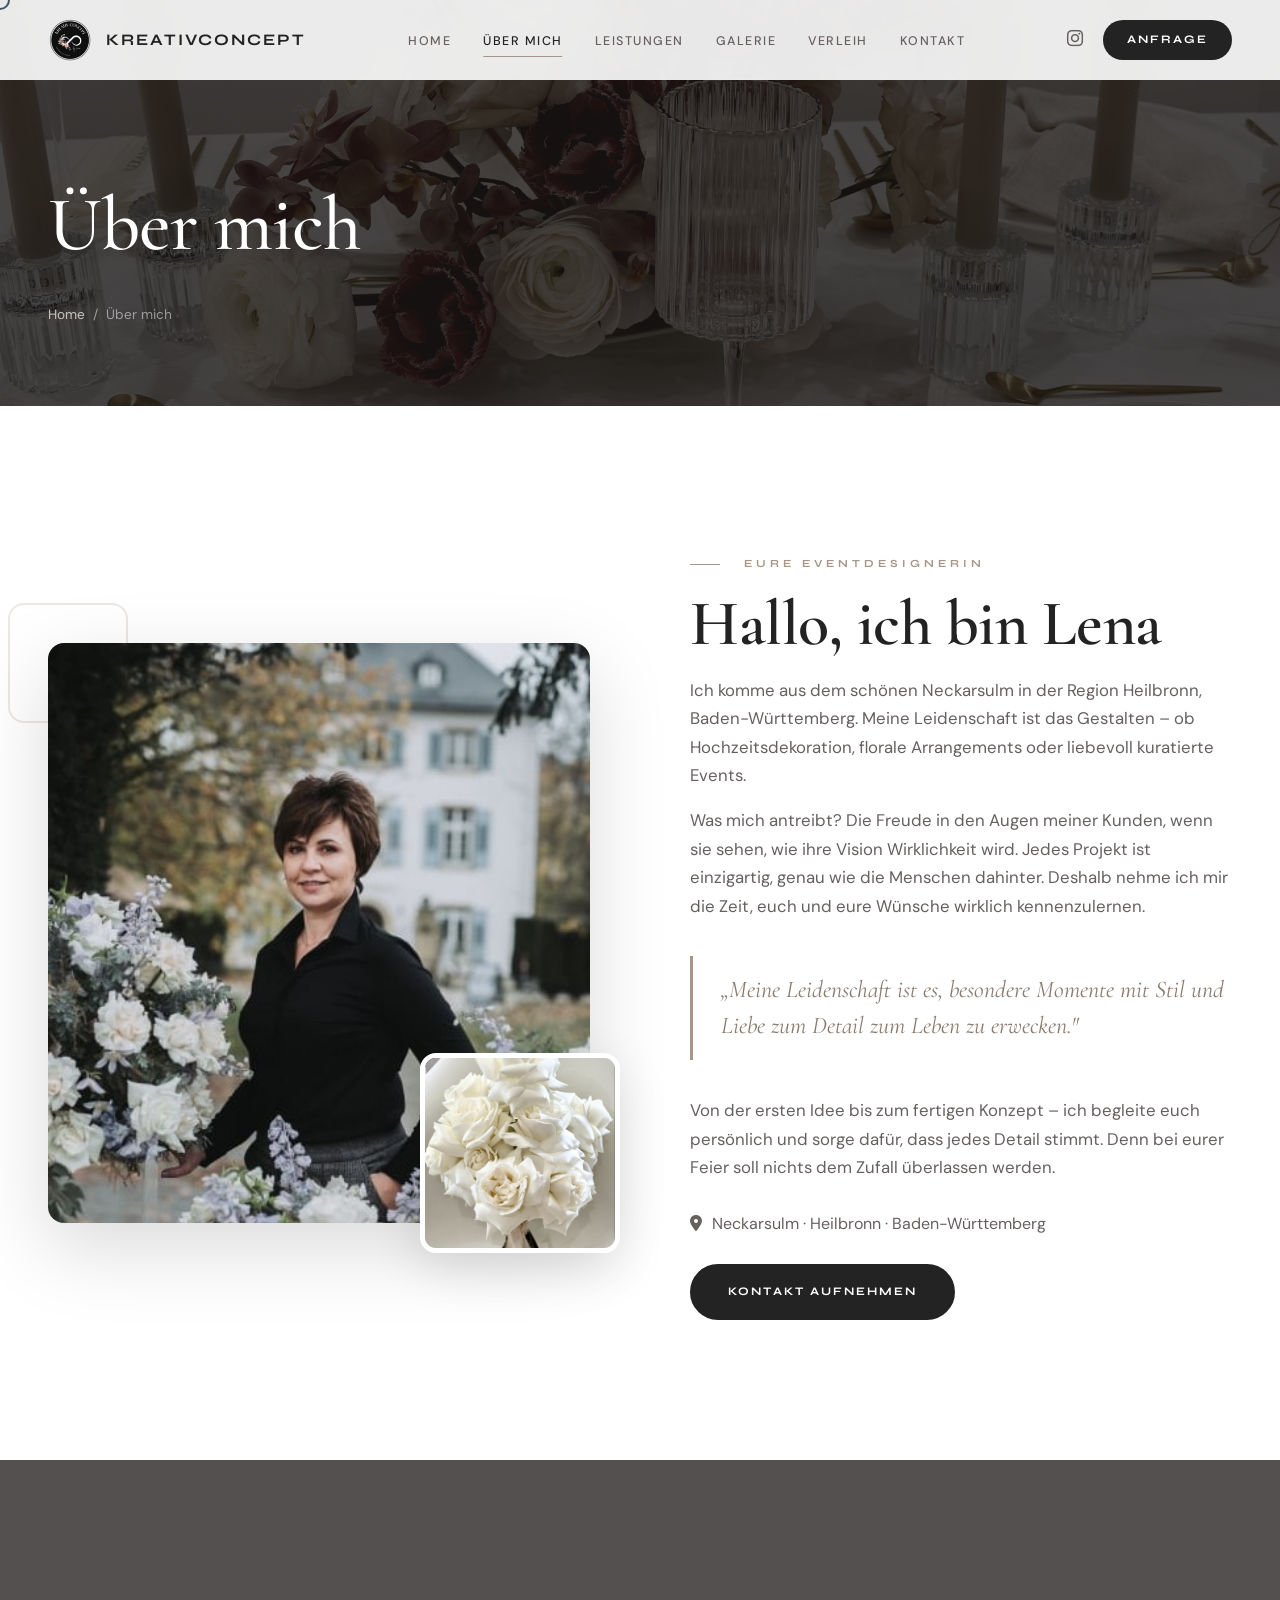
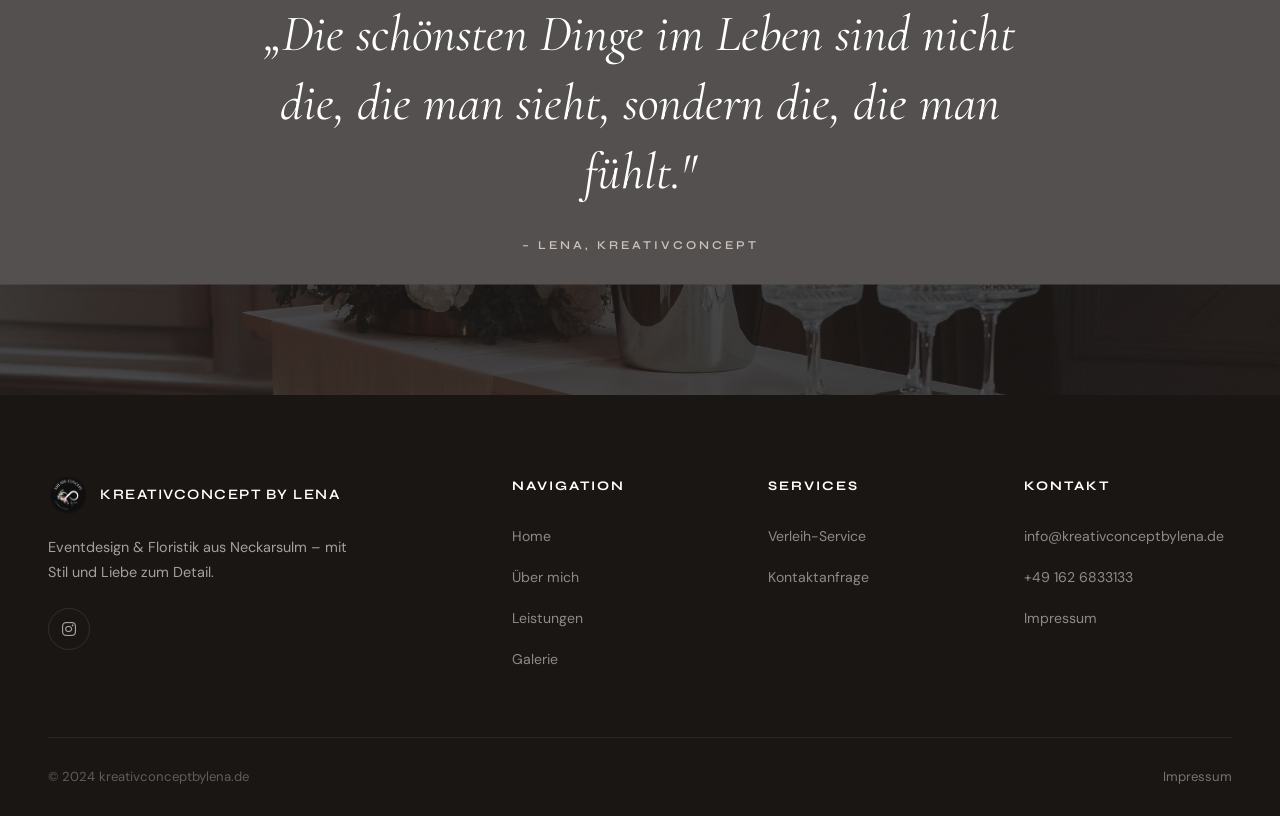
<file: ueber-mich.html>
<!DOCTYPE html>
<html lang="de">
<head>
  <meta charset="UTF-8">
  <meta name="viewport" content="width=device-width, initial-scale=1.0">
  <title>Über mich – KreativConcept by Lena</title>
  <meta name="description" content="Lernt Lena kennen – Hochzeitsdekoratorin und Floristin aus Neckarsulm.">
  <link rel="icon" href="assets/images/kreativ-concept-rund-rgb-1-217x217.png">
  <link rel="preconnect" href="https://fonts.googleapis.com">
  <link rel="preconnect" href="https://fonts.gstatic.com" crossorigin>
  <link href="https://fonts.googleapis.com/css2?family=Cormorant+Garamond:ital,wght@0,400;0,500;0,600;0,700;1,300;1,400;1,500&family=DM+Sans:wght@400;500;600;700&family=Syne:wght@600;700;800&display=swap" rel="stylesheet">
  <link rel="stylesheet" href="https://cdnjs.cloudflare.com/ajax/libs/font-awesome/6.5.1/css/all.min.css">
  <link rel="stylesheet" href="css/style.css">
</head>
<body>

  <div class="cursor"></div>

  <!-- Header -->
  <header class="header">
    <nav class="nav container">
      <a href="index.html" class="nav__logo">
        <img src="assets/images/kreativ-concept-rund-rgb-1-217x217.png" alt="KreativConcept by Lena">
        <span class="nav__logo-text">KreativConcept</span>
      </a>
      <ul class="nav__links">
        <li><a href="index.html" class="nav__link">Home</a></li>
        <li><a href="ueber-mich.html" class="nav__link active">Über mich</a></li>
        <li><a href="unsere-leistungen.html" class="nav__link">Leistungen</a></li>
        <li><a href="bilder-galerie.html" class="nav__link">Galerie</a></li>
        <li><a href="verleih.html" class="nav__link">Verleih</a></li>
        <li><a href="kontakt.html" class="nav__link">Kontakt</a></li>
      </ul>
      <div class="nav__right">
        <div class="nav__social">
          <a href="https://www.instagram.com/kreativconceptbylena/" target="_blank" rel="noopener" aria-label="Instagram"><i class="fa-brands fa-instagram"></i></a>
        </div>
        <a href="kontakt.html" class="nav__cta">Anfrage</a>
      </div>
      <div class="nav__toggle" aria-label="Menü"><span></span><span></span><span></span></div>
    </nav>
  </header>

  <div class="mobile-menu">
    <a href="index.html" class="nav__link">Home</a>
    <a href="ueber-mich.html" class="nav__link">Über mich</a>
    <a href="unsere-leistungen.html" class="nav__link">Leistungen</a>
    <a href="bilder-galerie.html" class="nav__link">Galerie</a>
    <a href="verleih.html" class="nav__link">Verleih</a>
    <a href="kontakt.html" class="nav__link">Kontakt</a>
  </div>

  <!-- Page Hero -->
  <section class="page-hero">
    <div class="page-hero__bg">
      <img src="assets/images/img-7646-2000x1500.jpg" alt="">
    </div>
    <div class="container">
      <div class="page-hero__content">
        <h1 class="page-hero__title">Über mich</h1>
        <p class="page-hero__breadcrumb"><a href="index.html">Home</a> &nbsp;/&nbsp; Über mich</p>
      </div>
    </div>
  </section>

  <!-- About -->
  <section class="section">
    <div class="container">
      <div class="intro">
        <div class="intro__visual" data-reveal="left">
          <div class="intro__decor"></div>
          <div class="intro__img-main">
            <img src="assets/images/img-7274-484x726.jpeg" alt="Lena – Gründerin von KreativConcept">
          </div>
          <div class="intro__img-accent">
            <img src="assets/images/img-4483-815x1143.jpeg" alt="Floristik Detail">
          </div>
        </div>
        <div class="intro__content" data-reveal="right">
          <p class="section__tag"><span></span>Eure Eventdesignerin</p>
          <h2 class="section__title">Hallo, ich bin Lena</h2>
          <p class="intro__text">
            Ich komme aus dem schönen Neckarsulm in der Region Heilbronn, Baden-Württemberg. Meine Leidenschaft ist das Gestalten – ob Hochzeitsdekoration, florale Arrangements oder liebevoll kuratierte Events.
          </p>
          <p class="intro__text">
            Was mich antreibt? Die Freude in den Augen meiner Kunden, wenn sie sehen, wie ihre Vision Wirklichkeit wird. Jedes Projekt ist einzigartig, genau wie die Menschen dahinter. Deshalb nehme ich mir die Zeit, euch und eure Wünsche wirklich kennenzulernen.
          </p>
          <blockquote class="intro__quote">
            „Meine Leidenschaft ist es, besondere Momente mit Stil und Liebe zum Detail zum Leben zu erwecken."
          </blockquote>
          <p class="intro__text">
            Von der ersten Idee bis zum fertigen Konzept – ich begleite euch persönlich und sorge dafür, dass jedes Detail stimmt. Denn bei eurer Feier soll nichts dem Zufall überlassen werden.
          </p>
          <div style="display:flex;align-items:center;gap:10px;color:var(--text-light);margin-top:28px;">
            <i class="fa-solid fa-location-dot"></i>
            <span>Neckarsulm · Heilbronn · Baden-Württemberg</span>
          </div>
          <br>
          <a href="kontakt.html" class="btn btn--primary">Kontakt aufnehmen</a>
        </div>
      </div>
    </div>
  </section>

  <!-- Parallax -->
  <section class="parallax-text">
    <div class="parallax-text__bg">
      <img src="assets/images/img-7298-2000x3000.jpg" alt="">
    </div>
    <div class="parallax-text__overlay"></div>
    <div class="parallax-text__content container" data-reveal>
      <p class="parallax-text__quote">„Die schönsten Dinge im Leben sind nicht die, die man sieht, sondern die, die man fühlt."</p>
      <p class="parallax-text__author">– Lena, KreativConcept</p>
    </div>
  </section>

  <!-- Footer -->
  <footer class="footer">
    <div class="container">
      <div class="footer__top">
        <div class="footer__brand">
          <div class="footer__logo">
            <img src="assets/images/kreativ-concept-rund-rgb-1-217x217.png" alt="Logo">
            <span class="footer__logo-text">KreativConcept by Lena</span>
          </div>
          <p class="footer__desc">Eventdesign & Floristik aus Neckarsulm – mit Stil und Liebe zum Detail.</p>
          <div class="footer__social">
            <a href="https://www.instagram.com/kreativconceptbylena/" target="_blank" rel="noopener"><i class="fa-brands fa-instagram"></i></a>
          </div>
        </div>
        <div>
          <h4 class="footer__heading">Navigation</h4>
          <ul class="footer__links">
            <li><a href="index.html" class="footer__link">Home</a></li>
            <li><a href="ueber-mich.html" class="footer__link">Über mich</a></li>
            <li><a href="unsere-leistungen.html" class="footer__link">Leistungen</a></li>
            <li><a href="bilder-galerie.html" class="footer__link">Galerie</a></li>
          </ul>
        </div>
        <div>
          <h4 class="footer__heading">Services</h4>
          <ul class="footer__links">
            <li><a href="verleih.html" class="footer__link">Verleih-Service</a></li>
            <li><a href="kontakt.html" class="footer__link">Kontaktanfrage</a></li>
          </ul>
        </div>
        <div>
          <h4 class="footer__heading">Kontakt</h4>
          <ul class="footer__links">
            <li><a href="mailto:info@kreativconceptbylena.de" class="footer__link">info@kreativconceptbylena.de</a></li>
            <li><a href="tel:+491626833133" class="footer__link">+49 162 6833133</a></li>
            <li><a href="impressum.html" class="footer__link">Impressum</a></li>
          </ul>
        </div>
      </div>
      <div class="footer__bottom">
        <span>&copy; 2024 kreativconceptbylena.de</span>
        <a href="impressum.html">Impressum</a>
      </div>
    </div>
  </footer>

  <script src="js/main.js"></script>
</body>
</html>
</file>
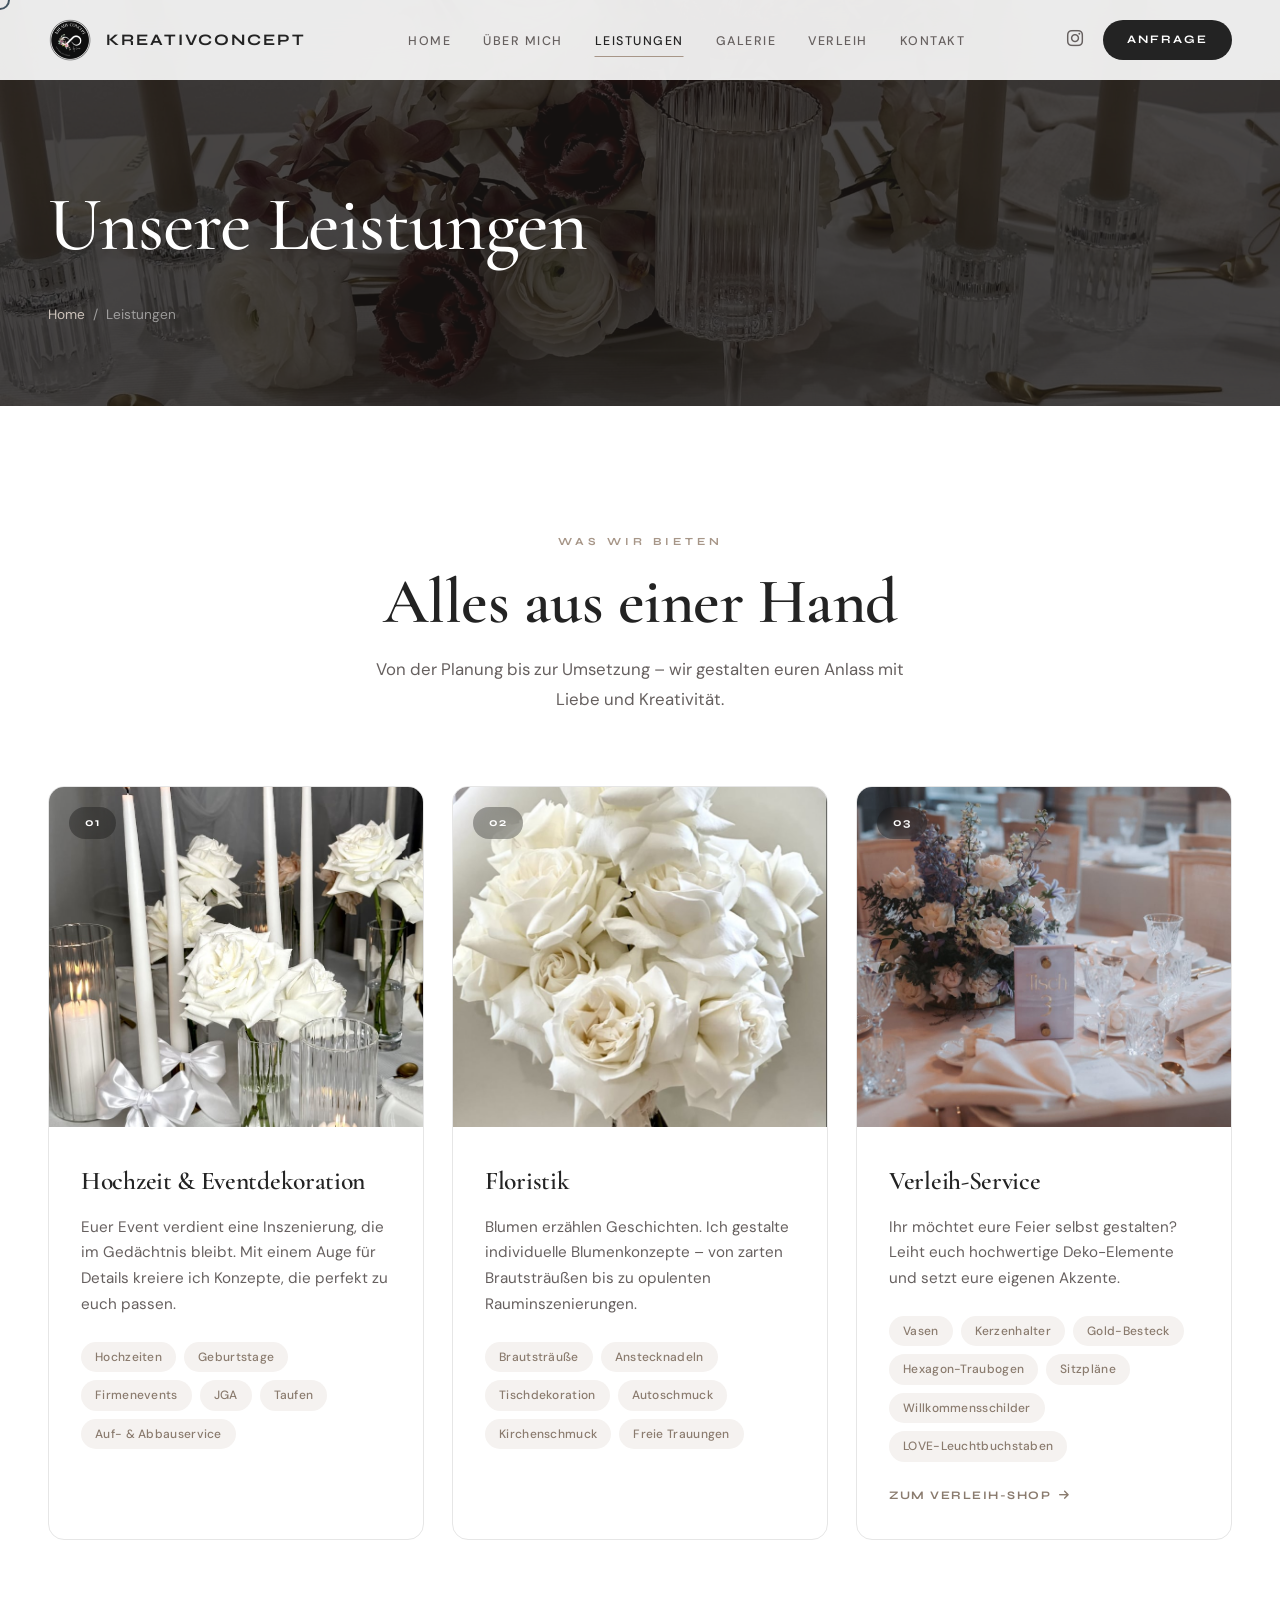
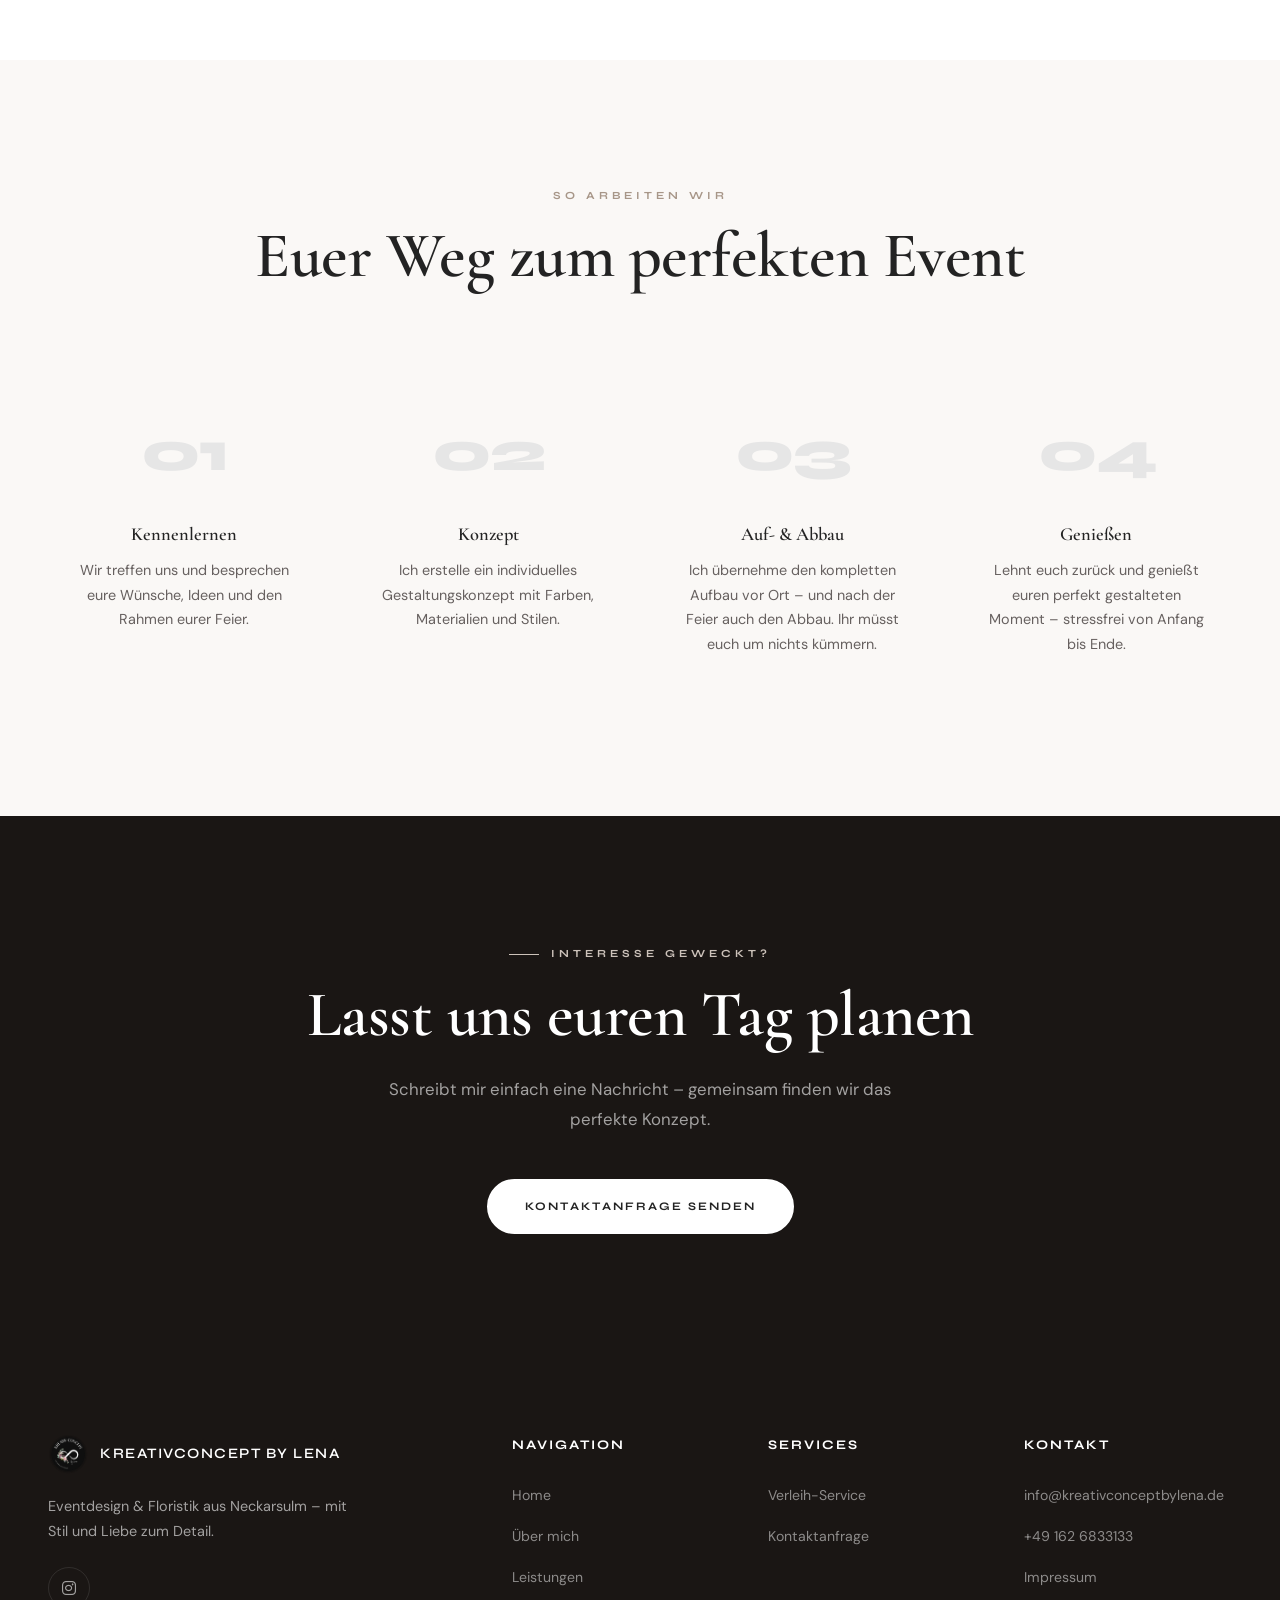
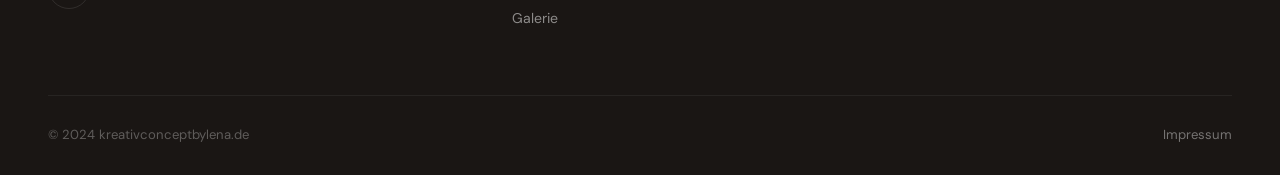
<file: unsere-leistungen.html>
<!DOCTYPE html>
<html lang="de">
<head>
  <meta charset="UTF-8">
  <meta name="viewport" content="width=device-width, initial-scale=1.0">
  <title>Unsere Leistungen – KreativConcept by Lena</title>
  <meta name="description" content="Hochzeitsdekoration, Floristik und Verleih-Service im Überblick.">
  <link rel="icon" href="assets/images/kreativ-concept-rund-rgb-1-217x217.png">
  <link rel="preconnect" href="https://fonts.googleapis.com">
  <link rel="preconnect" href="https://fonts.gstatic.com" crossorigin>
  <link href="https://fonts.googleapis.com/css2?family=Cormorant+Garamond:ital,wght@0,400;0,500;0,600;0,700;1,300;1,400;1,500&family=DM+Sans:wght@400;500;600;700&family=Syne:wght@600;700;800&display=swap" rel="stylesheet">
  <link rel="stylesheet" href="https://cdnjs.cloudflare.com/ajax/libs/font-awesome/6.5.1/css/all.min.css">
  <link rel="stylesheet" href="css/style.css">
</head>
<body>

  <div class="cursor"></div>

  <header class="header">
    <nav class="nav container">
      <a href="index.html" class="nav__logo">
        <img src="assets/images/kreativ-concept-rund-rgb-1-217x217.png" alt="KreativConcept by Lena">
        <span class="nav__logo-text">KreativConcept</span>
      </a>
      <ul class="nav__links">
        <li><a href="index.html" class="nav__link">Home</a></li>
        <li><a href="ueber-mich.html" class="nav__link">Über mich</a></li>
        <li><a href="unsere-leistungen.html" class="nav__link active">Leistungen</a></li>
        <li><a href="bilder-galerie.html" class="nav__link">Galerie</a></li>
        <li><a href="verleih.html" class="nav__link">Verleih</a></li>
        <li><a href="kontakt.html" class="nav__link">Kontakt</a></li>
      </ul>
      <div class="nav__right">
        <div class="nav__social">
          <a href="https://www.instagram.com/kreativconceptbylena/" target="_blank" rel="noopener"><i class="fa-brands fa-instagram"></i></a>
        </div>
        <a href="kontakt.html" class="nav__cta">Anfrage</a>
      </div>
      <div class="nav__toggle"><span></span><span></span><span></span></div>
    </nav>
  </header>

  <div class="mobile-menu">
    <a href="index.html" class="nav__link">Home</a>
    <a href="ueber-mich.html" class="nav__link">Über mich</a>
    <a href="unsere-leistungen.html" class="nav__link">Leistungen</a>
    <a href="bilder-galerie.html" class="nav__link">Galerie</a>
    <a href="verleih.html" class="nav__link">Verleih</a>
    <a href="kontakt.html" class="nav__link">Kontakt</a>
  </div>

  <section class="page-hero">
    <div class="page-hero__bg"><img src="assets/images/img-7646-2000x1500.jpg" alt=""></div>
    <div class="container">
      <div class="page-hero__content">
        <h1 class="page-hero__title">Unsere Leistungen</h1>
        <p class="page-hero__breadcrumb"><a href="index.html">Home</a> &nbsp;/&nbsp; Leistungen</p>
      </div>
    </div>
  </section>

  <section class="section">
    <div class="container">
      <div class="section__header section__header--center" data-reveal>
        <p class="section__tag">Was wir bieten</p>
        <h2 class="section__title">Alles aus einer Hand</h2>
        <p class="section__desc">Von der Planung bis zur Umsetzung – wir gestalten euren Anlass mit Liebe und Kreativität.</p>
      </div>
      <div class="services__grid" data-stagger>
        <div class="service-card">
          <div class="service-card__image">
            <img src="assets/images/img-6951-815x1087.jpg" alt="Hochzeit & Eventdekoration">
            <span class="service-card__number">01</span>
          </div>
          <div class="service-card__body">
            <h3 class="service-card__title">Hochzeit & Eventdekoration</h3>
            <p class="service-card__text">Euer Event verdient eine Inszenierung, die im Gedächtnis bleibt. Mit einem Auge für Details kreiere ich Konzepte, die perfekt zu euch passen.</p>
            <div class="service-card__tags">
              <span class="tag">Hochzeiten</span>
              <span class="tag">Geburtstage</span>
              <span class="tag">Firmenevents</span>
              <span class="tag">JGA</span>
              <span class="tag">Taufen</span>
              <span class="tag">Auf- & Abbauservice</span>
            </div>
          </div>
        </div>
        <div class="service-card">
          <div class="service-card__image">
            <img src="assets/images/img-4483-815x1143.jpeg" alt="Floristik">
            <span class="service-card__number">02</span>
          </div>
          <div class="service-card__body">
            <h3 class="service-card__title">Floristik</h3>
            <p class="service-card__text">Blumen erzählen Geschichten. Ich gestalte individuelle Blumenkonzepte – von zarten Brautsträußen bis zu opulenten Rauminszenierungen.</p>
            <div class="service-card__tags">
              <span class="tag">Brautsträuße</span>
              <span class="tag">Anstecknadeln</span>
              <span class="tag">Tischdekoration</span>
              <span class="tag">Autoschmuck</span>
              <span class="tag">Kirchenschmuck</span>
              <span class="tag">Freie Trauungen</span>
            </div>
          </div>
        </div>
        <div class="service-card">
          <div class="service-card__image">
            <img src="assets/images/img-7285-815x1222.jpg" alt="Verleih-Service">
            <span class="service-card__number">03</span>
          </div>
          <div class="service-card__body">
            <h3 class="service-card__title">Verleih-Service</h3>
            <p class="service-card__text">Ihr möchtet eure Feier selbst gestalten? Leiht euch hochwertige Deko-Elemente und setzt eure eigenen Akzente.</p>
            <div class="service-card__tags">
              <span class="tag">Vasen</span>
              <span class="tag">Kerzenhalter</span>
              <span class="tag">Gold-Besteck</span>
              <span class="tag">Hexagon-Traubogen</span>
              <span class="tag">Sitzpläne</span>
              <span class="tag">Willkommensschilder</span>
              <span class="tag">LOVE-Leuchtbuchstaben</span>
            </div>
            <a href="verleih.html" class="service-card__link">Zum Verleih-Shop <i class="fa-solid fa-arrow-right"></i></a>
          </div>
        </div>
      </div>
    </div>
  </section>

  <!-- Process -->
  <section class="section section--cream">
    <div class="container">
      <div class="section__header section__header--center" data-reveal>
        <p class="section__tag">So arbeiten wir</p>
        <h2 class="section__title">Euer Weg zum perfekten Event</h2>
      </div>
      <div class="process__grid" data-stagger>
        <div class="process-step">
          <h4 class="process-step__title">Kennenlernen</h4>
          <p class="process-step__text">Wir treffen uns und besprechen eure Wünsche, Ideen und den Rahmen eurer Feier.</p>
        </div>
        <div class="process-step">
          <h4 class="process-step__title">Konzept</h4>
          <p class="process-step__text">Ich erstelle ein individuelles Gestaltungskonzept mit Farben, Materialien und Stilen.</p>
        </div>
        <div class="process-step">
          <h4 class="process-step__title">Auf- & Abbau</h4>
          <p class="process-step__text">Ich übernehme den kompletten Aufbau vor Ort – und nach der Feier auch den Abbau. Ihr müsst euch um nichts kümmern.</p>
        </div>
        <div class="process-step">
          <h4 class="process-step__title">Genießen</h4>
          <p class="process-step__text">Lehnt euch zurück und genießt euren perfekt gestalteten Moment – stressfrei von Anfang bis Ende.</p>
        </div>
      </div>
    </div>
  </section>

  <!-- CTA -->
  <section class="section section--dark" style="text-align:center;">
    <div class="container" data-reveal>
      <p class="section__tag" style="justify-content:center;">Interesse geweckt?</p>
      <h2 class="section__title" style="margin-bottom:24px;">Lasst uns euren Tag planen</h2>
      <p class="section__desc" style="margin:0 auto 44px;">Schreibt mir einfach eine Nachricht – gemeinsam finden wir das perfekte Konzept.</p>
      <a href="kontakt.html" class="btn btn--white">Kontaktanfrage senden</a>
    </div>
  </section>

  <footer class="footer">
    <div class="container">
      <div class="footer__top">
        <div class="footer__brand">
          <div class="footer__logo"><img src="assets/images/kreativ-concept-rund-rgb-1-217x217.png" alt="Logo"><span class="footer__logo-text">KreativConcept by Lena</span></div>
          <p class="footer__desc">Eventdesign & Floristik aus Neckarsulm – mit Stil und Liebe zum Detail.</p>
          <div class="footer__social"><a href="https://www.instagram.com/kreativconceptbylena/" target="_blank" rel="noopener"><i class="fa-brands fa-instagram"></i></a></div>
        </div>
        <div><h4 class="footer__heading">Navigation</h4><ul class="footer__links"><li><a href="index.html" class="footer__link">Home</a></li><li><a href="ueber-mich.html" class="footer__link">Über mich</a></li><li><a href="unsere-leistungen.html" class="footer__link">Leistungen</a></li><li><a href="bilder-galerie.html" class="footer__link">Galerie</a></li></ul></div>
        <div><h4 class="footer__heading">Services</h4><ul class="footer__links"><li><a href="verleih.html" class="footer__link">Verleih-Service</a></li><li><a href="kontakt.html" class="footer__link">Kontaktanfrage</a></li></ul></div>
        <div><h4 class="footer__heading">Kontakt</h4><ul class="footer__links"><li><a href="mailto:info@kreativconceptbylena.de" class="footer__link">info@kreativconceptbylena.de</a></li><li><a href="tel:+491626833133" class="footer__link">+49 162 6833133</a></li><li><a href="impressum.html" class="footer__link">Impressum</a></li></ul></div>
      </div>
      <div class="footer__bottom"><span>&copy; 2024 kreativconceptbylena.de</span><a href="impressum.html">Impressum</a></div>
    </div>
  </footer>

  <script src="js/main.js"></script>
</body>
</html>
</file>
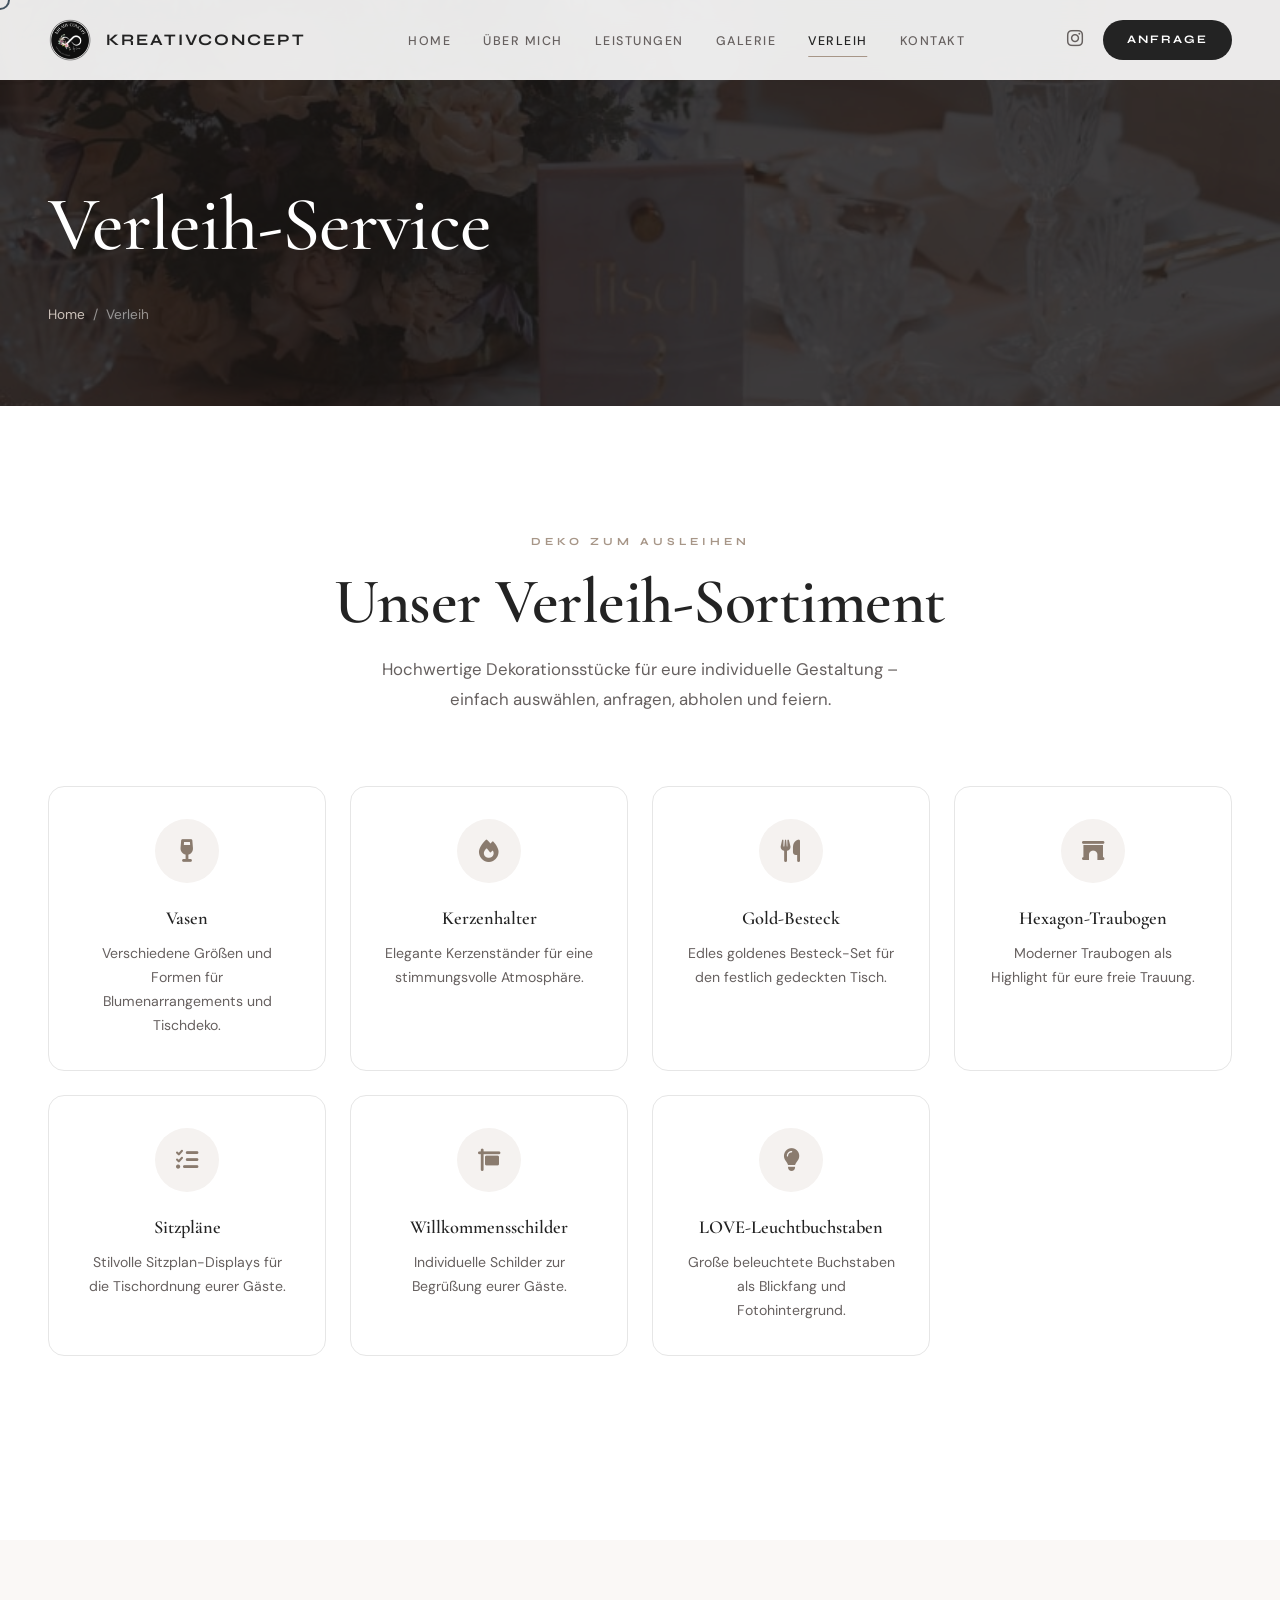
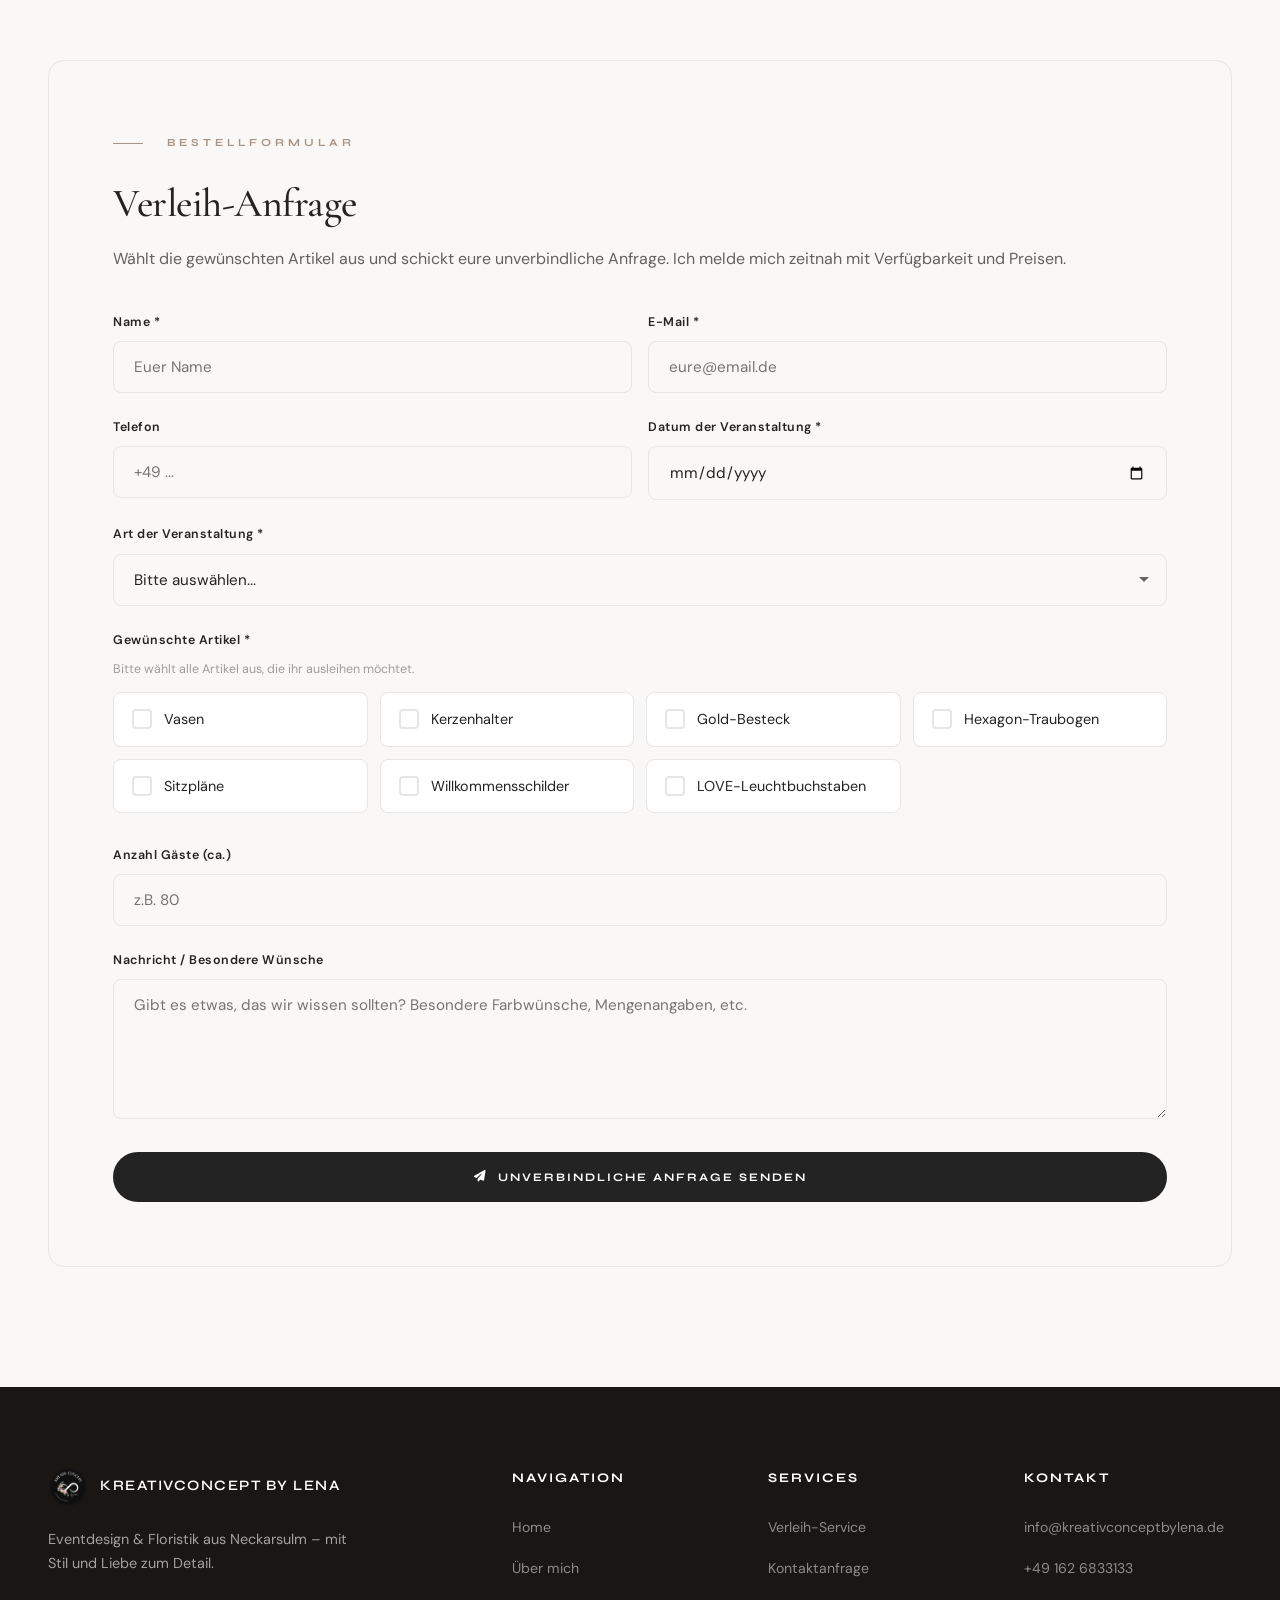
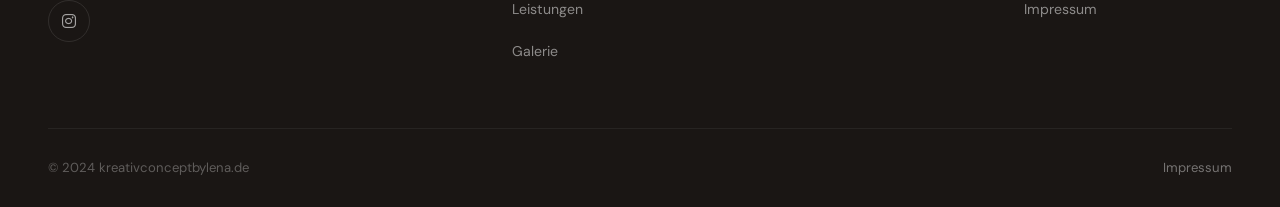
<file: verleih.html>
<!DOCTYPE html>
<html lang="de">
<head>
  <meta charset="UTF-8">
  <meta name="viewport" content="width=device-width, initial-scale=1.0">
  <title>Verleih-Service – KreativConcept by Lena</title>
  <meta name="description" content="Deko-Elemente mieten für eure Feier – Vasen, Traubogen, LOVE-Buchstaben und mehr.">
  <link rel="icon" href="assets/images/kreativ-concept-rund-rgb-1-217x217.png">
  <link rel="preconnect" href="https://fonts.googleapis.com">
  <link rel="preconnect" href="https://fonts.gstatic.com" crossorigin>
  <link href="https://fonts.googleapis.com/css2?family=Cormorant+Garamond:ital,wght@0,400;0,500;0,600;0,700;1,300;1,400;1,500&family=DM+Sans:wght@400;500;600;700&family=Syne:wght@600;700;800&display=swap" rel="stylesheet">
  <link rel="stylesheet" href="https://cdnjs.cloudflare.com/ajax/libs/font-awesome/6.5.1/css/all.min.css">
  <link rel="stylesheet" href="css/style.css">
</head>
<body>

  <div class="cursor"></div>

  <header class="header">
    <nav class="nav container">
      <a href="index.html" class="nav__logo">
        <img src="assets/images/kreativ-concept-rund-rgb-1-217x217.png" alt="KreativConcept by Lena">
        <span class="nav__logo-text">KreativConcept</span>
      </a>
      <ul class="nav__links">
        <li><a href="index.html" class="nav__link">Home</a></li>
        <li><a href="ueber-mich.html" class="nav__link">Über mich</a></li>
        <li><a href="unsere-leistungen.html" class="nav__link">Leistungen</a></li>
        <li><a href="bilder-galerie.html" class="nav__link">Galerie</a></li>
        <li><a href="verleih.html" class="nav__link active">Verleih</a></li>
        <li><a href="kontakt.html" class="nav__link">Kontakt</a></li>
      </ul>
      <div class="nav__right">
        <div class="nav__social"><a href="https://www.instagram.com/kreativconceptbylena/" target="_blank" rel="noopener"><i class="fa-brands fa-instagram"></i></a></div>
        <a href="kontakt.html" class="nav__cta">Anfrage</a>
      </div>
      <div class="nav__toggle"><span></span><span></span><span></span></div>
    </nav>
  </header>

  <div class="mobile-menu">
    <a href="index.html" class="nav__link">Home</a>
    <a href="ueber-mich.html" class="nav__link">Über mich</a>
    <a href="unsere-leistungen.html" class="nav__link">Leistungen</a>
    <a href="bilder-galerie.html" class="nav__link">Galerie</a>
    <a href="verleih.html" class="nav__link">Verleih</a>
    <a href="kontakt.html" class="nav__link">Kontakt</a>
  </div>

  <section class="page-hero">
    <div class="page-hero__bg"><img src="assets/images/img-7285-815x1222.jpg" alt=""></div>
    <div class="container">
      <div class="page-hero__content">
        <h1 class="page-hero__title">Verleih-Service</h1>
        <p class="page-hero__breadcrumb"><a href="index.html">Home</a> &nbsp;/&nbsp; Verleih</p>
      </div>
    </div>
  </section>

  <!-- Intro -->
  <section class="section">
    <div class="container">
      <div class="section__header section__header--center" data-reveal>
        <p class="section__tag">Deko zum Ausleihen</p>
        <h2 class="section__title">Unser Verleih-Sortiment</h2>
        <p class="section__desc">Hochwertige Dekorationsstücke für eure individuelle Gestaltung – einfach auswählen, anfragen, abholen und feiern.</p>
      </div>

      <!-- Items Grid -->
      <div class="rental__grid" data-stagger>
        <div class="rental-card">
          <div class="rental-card__icon"><i class="fa-solid fa-wine-glass"></i></div>
          <h3 class="rental-card__title">Vasen</h3>
          <p class="rental-card__desc">Verschiedene Größen und Formen für Blumenarrangements und Tischdeko.</p>
        </div>
        <div class="rental-card">
          <div class="rental-card__icon"><i class="fa-solid fa-fire"></i></div>
          <h3 class="rental-card__title">Kerzenhalter</h3>
          <p class="rental-card__desc">Elegante Kerzenständer für eine stimmungsvolle Atmosphäre.</p>
        </div>
        <div class="rental-card">
          <div class="rental-card__icon"><i class="fa-solid fa-utensils"></i></div>
          <h3 class="rental-card__title">Gold-Besteck</h3>
          <p class="rental-card__desc">Edles goldenes Besteck-Set für den festlich gedeckten Tisch.</p>
        </div>
        <div class="rental-card">
          <div class="rental-card__icon"><i class="fa-solid fa-archway"></i></div>
          <h3 class="rental-card__title">Hexagon-Traubogen</h3>
          <p class="rental-card__desc">Moderner Traubogen als Highlight für eure freie Trauung.</p>
        </div>
        <div class="rental-card">
          <div class="rental-card__icon"><i class="fa-solid fa-list-check"></i></div>
          <h3 class="rental-card__title">Sitzpläne</h3>
          <p class="rental-card__desc">Stilvolle Sitzplan-Displays für die Tischordnung eurer Gäste.</p>
        </div>
        <div class="rental-card">
          <div class="rental-card__icon"><i class="fa-solid fa-sign-hanging"></i></div>
          <h3 class="rental-card__title">Willkommensschilder</h3>
          <p class="rental-card__desc">Individuelle Schilder zur Begrüßung eurer Gäste.</p>
        </div>
        <div class="rental-card">
          <div class="rental-card__icon"><i class="fa-solid fa-lightbulb"></i></div>
          <h3 class="rental-card__title">LOVE-Leuchtbuchstaben</h3>
          <p class="rental-card__desc">Große beleuchtete Buchstaben als Blickfang und Fotohintergrund.</p>
        </div>
      </div>
    </div>
  </section>

  <!-- Order Form -->
  <section class="section section--cream" id="bestellen">
    <div class="container">
      <div class="rental__form-section" data-reveal>
        <div class="section__header" style="margin-bottom:40px;">
          <p class="section__tag"><span></span>Bestellformular</p>
          <h2 class="rental__form-title">Verleih-Anfrage</h2>
          <p class="rental__form-desc">Wählt die gewünschten Artikel aus und schickt eure unverbindliche Anfrage. Ich melde mich zeitnah mit Verfügbarkeit und Preisen.</p>
        </div>

        <form class="rental__form" action="#" method="POST">
          <!-- Personal Info -->
          <div class="form__row">
            <div class="form__group">
              <label class="form__label" for="r-name">Name *</label>
              <input class="form__input" type="text" id="r-name" name="name" placeholder="Euer Name" required>
            </div>
            <div class="form__group">
              <label class="form__label" for="r-email">E-Mail *</label>
              <input class="form__input" type="email" id="r-email" name="email" placeholder="eure@email.de" required>
            </div>
          </div>
          <div class="form__row">
            <div class="form__group">
              <label class="form__label" for="r-phone">Telefon</label>
              <input class="form__input" type="tel" id="r-phone" name="phone" placeholder="+49 ...">
            </div>
            <div class="form__group">
              <label class="form__label" for="r-date">Datum der Veranstaltung *</label>
              <input class="form__input" type="date" id="r-date" name="date" required>
            </div>
          </div>
          <div class="form__group">
            <label class="form__label" for="r-event">Art der Veranstaltung *</label>
            <select class="form__select" id="r-event" name="event_type" required>
              <option value="" disabled selected>Bitte auswählen...</option>
              <option value="hochzeit">Hochzeit</option>
              <option value="geburtstag">Geburtstag</option>
              <option value="firmen">Firmenevent</option>
              <option value="taufe">Taufe</option>
              <option value="jga">JGA</option>
              <option value="sonstige">Sonstiges</option>
            </select>
          </div>

          <!-- Items Selection -->
          <div class="form__group">
            <label class="form__label">Gewünschte Artikel *</label>
            <p class="form__hint">Bitte wählt alle Artikel aus, die ihr ausleihen möchtet.</p>
            <div class="checkbox-group" style="margin-top:12px;">
              <label class="checkbox-item">
                <input type="checkbox" name="items[]" value="vasen">
                <label>Vasen</label>
              </label>
              <label class="checkbox-item">
                <input type="checkbox" name="items[]" value="kerzenhalter">
                <label>Kerzenhalter</label>
              </label>
              <label class="checkbox-item">
                <input type="checkbox" name="items[]" value="gold-besteck">
                <label>Gold-Besteck</label>
              </label>
              <label class="checkbox-item">
                <input type="checkbox" name="items[]" value="traubogen">
                <label>Hexagon-Traubogen</label>
              </label>
              <label class="checkbox-item">
                <input type="checkbox" name="items[]" value="sitzplaene">
                <label>Sitzpläne</label>
              </label>
              <label class="checkbox-item">
                <input type="checkbox" name="items[]" value="willkommensschilder">
                <label>Willkommensschilder</label>
              </label>
              <label class="checkbox-item">
                <input type="checkbox" name="items[]" value="love-buchstaben">
                <label>LOVE-Leuchtbuchstaben</label>
              </label>
            </div>
          </div>

          <div class="form__group">
            <label class="form__label" for="r-guests">Anzahl Gäste (ca.)</label>
            <input class="form__input" type="number" id="r-guests" name="guests" placeholder="z.B. 80">
          </div>

          <div class="form__group">
            <label class="form__label" for="r-message">Nachricht / Besondere Wünsche</label>
            <textarea class="form__textarea" id="r-message" name="message" placeholder="Gibt es etwas, das wir wissen sollten? Besondere Farbwünsche, Mengenangaben, etc."></textarea>
          </div>

          <button type="submit" class="btn btn--primary" style="width:100%;justify-content:center;">
            <i class="fa-solid fa-paper-plane"></i> Unverbindliche Anfrage senden
          </button>
        </form>

        <div class="form__success">
          <div class="form__success-icon">&#10003;</div>
          <h3 style="font-family:var(--font-heading);font-size:1.5rem;margin-bottom:12px;color:var(--text);">Anfrage gesendet!</h3>
          <p style="color:var(--text-light);font-size:1rem;">Vielen Dank für eure Verleih-Anfrage. Ich melde mich innerhalb von 24 Stunden mit Verfügbarkeit und Preisen bei euch.</p>
        </div>
      </div>
    </div>
  </section>

  <footer class="footer">
    <div class="container">
      <div class="footer__top">
        <div class="footer__brand">
          <div class="footer__logo"><img src="assets/images/kreativ-concept-rund-rgb-1-217x217.png" alt="Logo"><span class="footer__logo-text">KreativConcept by Lena</span></div>
          <p class="footer__desc">Eventdesign & Floristik aus Neckarsulm – mit Stil und Liebe zum Detail.</p>
          <div class="footer__social"><a href="https://www.instagram.com/kreativconceptbylena/" target="_blank" rel="noopener"><i class="fa-brands fa-instagram"></i></a></div>
        </div>
        <div><h4 class="footer__heading">Navigation</h4><ul class="footer__links"><li><a href="index.html" class="footer__link">Home</a></li><li><a href="ueber-mich.html" class="footer__link">Über mich</a></li><li><a href="unsere-leistungen.html" class="footer__link">Leistungen</a></li><li><a href="bilder-galerie.html" class="footer__link">Galerie</a></li></ul></div>
        <div><h4 class="footer__heading">Services</h4><ul class="footer__links"><li><a href="verleih.html" class="footer__link">Verleih-Service</a></li><li><a href="kontakt.html" class="footer__link">Kontaktanfrage</a></li></ul></div>
        <div><h4 class="footer__heading">Kontakt</h4><ul class="footer__links"><li><a href="mailto:info@kreativconceptbylena.de" class="footer__link">info@kreativconceptbylena.de</a></li><li><a href="tel:+491626833133" class="footer__link">+49 162 6833133</a></li><li><a href="impressum.html" class="footer__link">Impressum</a></li></ul></div>
      </div>
      <div class="footer__bottom"><span>&copy; 2024 kreativconceptbylena.de</span><a href="impressum.html">Impressum</a></div>
    </div>
  </footer>

  <script src="js/main.js"></script>
</body>
</html>
</file>
<file: css/style.css>
/* ============================================================
   KREATIVCONCEPT BY LENA – PREMIUM REDESIGN
   ============================================================ */

/* ===== RESET & VARIABLES ===== */
*, *::before, *::after {
  margin: 0;
  padding: 0;
  box-sizing: border-box;
}

:root {
  --primary: #ccc2ba;
  --primary-dark: #a79688;
  --primary-darker: #8a7b6e;
  --accent: #bcaaa1;
  --bg: #f5f2f0;
  --bg-white: #ffffff;
  --bg-cream: #faf8f6;
  --text: #232323;
  --text-light: #66605f;
  --text-muted: #9e9e9e;
  --border: #e6e6e6;
  --border-accent: #d7cece;
  --dark: #1a1614;
  --dark-card: #231f1c;
  --white: #ffffff;
  --gold: #c9a96e;
  --font-heading: 'Cormorant Garamond', Georgia, serif;
  --font-body: 'DM Sans', -apple-system, sans-serif;
  --font-accent: 'Syne', sans-serif;
  --ease: cubic-bezier(0.4, 0, 0.2, 1);
  --ease-bounce: cubic-bezier(0.34, 1.56, 0.64, 1);
  --shadow-sm: 0 2px 12px rgba(0,0,0,0.05);
  --shadow-md: 0 8px 30px rgba(0,0,0,0.08);
  --shadow-lg: 0 16px 50px rgba(0,0,0,0.12);
  --shadow-xl: 0 25px 80px rgba(0,0,0,0.15);
  --radius: 16px;
  --radius-sm: 8px;
}

html {
  scroll-behavior: smooth;
  font-size: 16px;
  scroll-padding-top: 80px;
}

body {
  font-family: var(--font-body);
  color: var(--text);
  background: var(--bg-white);
  line-height: 1.7;
  overflow-x: hidden;
  -webkit-font-smoothing: antialiased;
}

img { max-width: 100%; height: auto; display: block; }
a { text-decoration: none; color: inherit; }
ul { list-style: none; }
button { cursor: pointer; border: none; background: none; font-family: inherit; }

.container {
  max-width: 1240px;
  margin: 0 auto;
  padding: 0 28px;
}

.container--narrow {
  max-width: 800px;
}

/* ===== CUSTOM CURSOR ===== */
.cursor {
  width: 20px;
  height: 20px;
  border: 2px solid var(--primary-dark);
  border-radius: 50%;
  position: fixed;
  pointer-events: none;
  z-index: 9999;
  transition: transform 0.15s var(--ease), opacity 0.15s;
  transform: translate(-50%, -50%);
  mix-blend-mode: difference;
}

.cursor.hover {
  transform: translate(-50%, -50%) scale(2.5);
  background: rgba(204, 194, 186, 0.15);
  border-color: var(--white);
}

/* ===== PRELOADER ===== */
.preloader {
  position: fixed;
  inset: 0;
  background: var(--bg-white);
  z-index: 10000;
  display: flex;
  align-items: center;
  justify-content: center;
  flex-direction: column;
  transition: opacity 0.6s var(--ease), visibility 0.6s;
}

.preloader.loaded {
  opacity: 0;
  visibility: hidden;
}

.preloader__logo {
  width: 80px;
  height: 80px;
  border-radius: 50%;
  animation: pulse 1.2s infinite ease-in-out;
}

.preloader__bar {
  width: 120px;
  height: 2px;
  background: var(--border);
  margin-top: 24px;
  border-radius: 2px;
  overflow: hidden;
}

.preloader__bar::after {
  content: '';
  display: block;
  width: 40%;
  height: 100%;
  background: var(--primary-dark);
  border-radius: 2px;
  animation: loading 1s infinite ease-in-out;
}

/* ===== HEADER ===== */
.header {
  position: fixed;
  top: 0;
  left: 0;
  width: 100%;
  z-index: 1000;
  padding: 0;
  transition: all 0.4s var(--ease);
}

.header::before {
  content: '';
  position: absolute;
  inset: 0;
  background: rgba(255, 255, 255, 0.9);
  backdrop-filter: blur(24px);
  -webkit-backdrop-filter: blur(24px);
  border-bottom: 1px solid transparent;
  transition: all 0.4s var(--ease);
}

.header.scrolled::before {
  border-bottom-color: var(--border);
  box-shadow: 0 1px 20px rgba(0,0,0,0.04);
}

.nav {
  position: relative;
  display: flex;
  align-items: center;
  justify-content: space-between;
  height: 80px;
}

.nav__logo {
  display: flex;
  align-items: center;
  gap: 14px;
  z-index: 2;
}

.nav__logo img {
  width: 44px;
  height: 44px;
  border-radius: 50%;
  transition: transform 0.4s var(--ease-bounce);
}

.nav__logo:hover img {
  transform: rotate(-10deg) scale(1.1);
}

.nav__logo-text {
  font-family: var(--font-accent);
  font-size: 1rem;
  font-weight: 700;
  color: var(--text);
  letter-spacing: 2px;
  text-transform: uppercase;
}

.nav__links {
  display: flex;
  gap: 32px;
}

.nav__link {
  font-family: var(--font-body);
  font-size: 0.78rem;
  font-weight: 500;
  letter-spacing: 1.5px;
  text-transform: uppercase;
  color: var(--text-light);
  position: relative;
  padding: 4px 0;
  transition: color 0.3s var(--ease);
}

.nav__link::after {
  content: '';
  position: absolute;
  bottom: -4px;
  left: 50%;
  width: 0;
  height: 1.5px;
  background: var(--primary-dark);
  transition: all 0.3s var(--ease);
  transform: translateX(-50%);
}

.nav__link:hover,
.nav__link.active {
  color: var(--text);
}

.nav__link:hover::after,
.nav__link.active::after {
  width: 100%;
}

.nav__right {
  display: flex;
  align-items: center;
  gap: 20px;
  z-index: 2;
}

.nav__social a {
  color: var(--text-light);
  font-size: 1.15rem;
  transition: all 0.3s var(--ease);
}

.nav__social a:hover {
  color: var(--text);
  transform: translateY(-2px);
}

.nav__cta {
  font-family: var(--font-accent);
  font-size: 0.72rem;
  font-weight: 700;
  letter-spacing: 2px;
  text-transform: uppercase;
  padding: 10px 24px;
  background: var(--text);
  border-radius: 50px;
  color: var(--white);
  transition: all 0.3s var(--ease);
}

.nav__cta:hover {
  background: var(--primary-dark);
  color: var(--white);
  transform: translateY(-2px);
  box-shadow: var(--shadow-md);
}

/* Mobile Toggle */
.nav__toggle {
  display: none;
  flex-direction: column;
  gap: 6px;
  cursor: pointer;
  padding: 8px;
  z-index: 1001;
}

.nav__toggle span {
  display: block;
  width: 26px;
  height: 1.5px;
  background: var(--text);
  transition: all 0.4s var(--ease);
  transform-origin: center;
}

.nav__toggle.active span:nth-child(1) {
  transform: rotate(45deg) translate(5px, 5px);
}

.nav__toggle.active span:nth-child(2) {
  opacity: 0;
  transform: scaleX(0);
}

.nav__toggle.active span:nth-child(3) {
  transform: rotate(-45deg) translate(5px, -5px);
}

/* Mobile Menu Overlay */
.mobile-menu {
  position: fixed;
  inset: 0;
  background: var(--bg-white);
  z-index: 999;
  display: flex;
  flex-direction: column;
  align-items: center;
  justify-content: center;
  gap: 32px;
  opacity: 0;
  visibility: hidden;
  transition: all 0.5s var(--ease);
}

.mobile-menu.active {
  opacity: 1;
  visibility: visible;
}

.mobile-menu .nav__link {
  font-size: 1.8rem;
  font-family: var(--font-heading);
  letter-spacing: 1px;
  text-transform: none;
  transform: translateY(20px);
  opacity: 0;
  transition: all 0.4s var(--ease);
}

.mobile-menu.active .nav__link {
  transform: translateY(0);
  opacity: 1;
}

.mobile-menu.active .nav__link:nth-child(1) { transition-delay: 0.1s; }
.mobile-menu.active .nav__link:nth-child(2) { transition-delay: 0.15s; }
.mobile-menu.active .nav__link:nth-child(3) { transition-delay: 0.2s; }
.mobile-menu.active .nav__link:nth-child(4) { transition-delay: 0.25s; }
.mobile-menu.active .nav__link:nth-child(5) { transition-delay: 0.3s; }
.mobile-menu.active .nav__link:nth-child(6) { transition-delay: 0.35s; }

/* ===== BUTTONS ===== */
.btn {
  display: inline-flex;
  align-items: center;
  justify-content: center;
  gap: 10px;
  padding: 16px 36px;
  font-family: var(--font-body);
  font-size: 0.85rem;
  font-weight: 600;
  letter-spacing: 1px;
  text-transform: uppercase;
  border-radius: 50px;
  transition: all 0.4s var(--ease);
  position: relative;
  overflow: hidden;
}

.btn--primary {
  background: var(--text);
  color: var(--white);
  border: 2px solid var(--text);
}

.btn--primary:hover {
  background: transparent;
  color: var(--text);
  transform: translateY(-3px);
  box-shadow: var(--shadow-md);
}

.btn--outline {
  background: transparent;
  color: var(--text);
  border: 2px solid var(--primary-dark);
}

.btn--outline:hover {
  background: var(--primary-dark);
  color: var(--white);
  transform: translateY(-3px);
  box-shadow: var(--shadow-md);
}

.btn--white {
  background: var(--white);
  color: var(--text);
  border: 2px solid var(--white);
}

.btn--white:hover {
  background: transparent;
  color: var(--white);
  transform: translateY(-3px);
}

.btn--sm {
  padding: 12px 28px;
  font-size: 0.78rem;
}

/* ===== HERO ===== */
.hero {
  min-height: 100vh;
  display: flex;
  align-items: center;
  position: relative;
  overflow: hidden;
  background: var(--dark);
}

.hero__bg {
  position: absolute;
  inset: 0;
  z-index: 0;
}

.hero__bg img {
  width: 100%;
  height: 100%;
  object-fit: cover;
  opacity: 0.4;
  transform: scale(1.05);
  transition: transform 8s var(--ease);
}

.hero.loaded .hero__bg img {
  transform: scale(1);
}

.hero__overlay {
  position: absolute;
  inset: 0;
  background: linear-gradient(
    135deg,
    rgba(26, 22, 20, 0.7) 0%,
    rgba(26, 22, 20, 0.3) 50%,
    rgba(26, 22, 20, 0.6) 100%
  );
  z-index: 1;
}

.hero__content {
  position: relative;
  z-index: 2;
  max-width: 720px;
  padding: 120px 0;
}

.hero__tag {
  display: inline-flex;
  align-items: center;
  gap: 12px;
  font-family: var(--font-accent);
  font-size: 0.7rem;
  font-weight: 700;
  letter-spacing: 5px;
  text-transform: uppercase;
  color: var(--primary);
  margin-bottom: 32px;
  opacity: 0;
  transform: translateY(20px);
}

.hero__tag::before {
  content: '';
  width: 40px;
  height: 1px;
  background: var(--primary);
}

.hero__title {
  font-family: var(--font-heading);
  font-size: clamp(3.2rem, 8vw, 6.5rem);
  font-weight: 600;
  line-height: 1.02;
  color: var(--white);
  margin-bottom: 32px;
  opacity: 0;
  transform: translateY(30px);
  letter-spacing: -1px;
}

.hero__title em {
  font-style: italic;
  color: var(--primary);
  font-weight: 300;
}

.hero__desc {
  font-size: 1.1rem;
  color: rgba(255,255,255,0.7);
  max-width: 520px;
  margin-bottom: 44px;
  opacity: 0;
  transform: translateY(20px);
}

.hero__actions {
  display: flex;
  gap: 16px;
  flex-wrap: wrap;
  opacity: 0;
  transform: translateY(20px);
}

.hero__scroll {
  position: absolute;
  bottom: 40px;
  left: 50%;
  transform: translateX(-50%);
  z-index: 2;
  display: flex;
  flex-direction: column;
  align-items: center;
  gap: 8px;
  opacity: 0;
}

.hero__scroll-text {
  font-size: 0.7rem;
  letter-spacing: 3px;
  text-transform: uppercase;
  color: rgba(255,255,255,0.4);
  writing-mode: vertical-rl;
}

.hero__scroll-line {
  width: 1px;
  height: 60px;
  background: linear-gradient(to bottom, rgba(255,255,255,0.4), transparent);
  position: relative;
  overflow: hidden;
}

.hero__scroll-line::after {
  content: '';
  position: absolute;
  top: -100%;
  left: 0;
  width: 100%;
  height: 50%;
  background: var(--primary);
  animation: scrollLine 2s infinite;
}

/* ===== SECTION DEFAULTS ===== */
.section {
  padding: 120px 0;
  position: relative;
}

.section--dark {
  background: var(--dark);
  color: var(--white);
}

.section--cream {
  background: var(--bg-cream);
}

.section--bg {
  background: var(--bg);
}

.section__header {
  margin-bottom: 72px;
}

.section__header--center {
  text-align: center;
}

.section__tag {
  display: inline-flex;
  align-items: center;
  gap: 12px;
  font-family: var(--font-accent);
  font-size: 0.68rem;
  font-weight: 700;
  letter-spacing: 4px;
  text-transform: uppercase;
  color: var(--primary-dark);
  margin-bottom: 16px;
}

.section--dark .section__tag {
  color: var(--primary);
}

.section__tag::before {
  content: '';
  width: 30px;
  height: 1px;
  background: currentColor;
}

.section__header--center .section__tag::before {
  display: none;
}

.section__title {
  font-family: var(--font-heading);
  font-size: clamp(2.4rem, 5vw, 4rem);
  font-weight: 600;
  line-height: 1.1;
  color: var(--text);
  margin-bottom: 16px;
  letter-spacing: -0.5px;
}

.section--dark .section__title {
  color: var(--white);
}

.section__desc {
  font-size: 1.05rem;
  color: var(--text-light);
  max-width: 560px;
  line-height: 1.8;
}

.section--dark .section__desc {
  color: rgba(255,255,255,0.6);
}

.section__header--center .section__desc {
  margin: 0 auto;
}

/* ===== MARQUEE ===== */
.marquee {
  padding: 14px 0;
  overflow: hidden;
  background: var(--bg);
  border-top: 1px solid var(--border);
  border-bottom: 1px solid var(--border);
}

.marquee__track {
  display: flex;
  gap: 40px;
  animation: marquee 25s linear infinite;
  width: max-content;
}

.marquee__item {
  font-family: var(--font-accent);
  font-size: 0.7rem;
  font-weight: 700;
  font-style: normal;
  letter-spacing: 3px;
  text-transform: uppercase;
  color: var(--text-muted);
  white-space: nowrap;
  display: flex;
  align-items: center;
  gap: 40px;
}

.marquee__item::after {
  content: '✦';
  font-size: 0.7rem;
  color: var(--primary-dark);
}

/* ===== ABOUT / INTRO ===== */
.intro {
  display: grid;
  grid-template-columns: 1fr 1fr;
  gap: 100px;
  align-items: center;
}

.intro__visual {
  position: relative;
}

.intro__img-main {
  border-radius: var(--radius);
  overflow: hidden;
  position: relative;
  z-index: 2;
  box-shadow: var(--shadow-xl);
}

.intro__img-main img {
  width: 100%;
  height: 580px;
  object-fit: cover;
  transition: transform 0.8s var(--ease);
}

.intro__img-main:hover img {
  transform: scale(1.03);
}

.intro__img-accent {
  position: absolute;
  bottom: -30px;
  right: -30px;
  width: 200px;
  height: 200px;
  border-radius: var(--radius);
  z-index: 3;
  overflow: hidden;
  border: 5px solid var(--bg-white);
  box-shadow: var(--shadow-lg);
}

.intro__img-accent img {
  width: 100%;
  height: 100%;
  object-fit: cover;
}

.intro__decor {
  position: absolute;
  top: -40px;
  left: -40px;
  width: 120px;
  height: 120px;
  border: 2px solid var(--primary);
  border-radius: var(--radius);
  z-index: 1;
  opacity: 0.4;
}

.intro__content {
  padding: 20px 0;
}

.intro__text {
  color: var(--text-light);
  margin-bottom: 16px;
  font-size: 1.05rem;
}

.intro__quote {
  font-family: var(--font-heading);
  font-style: italic;
  font-size: 1.5rem;
  font-weight: 400;
  color: var(--primary-darker);
  border-left: 3px solid var(--primary-dark);
  padding: 16px 0 16px 28px;
  margin: 36px 0;
  line-height: 1.5;
}

.intro__stats {
  display: flex;
  gap: 48px;
  margin-top: 40px;
  padding-top: 32px;
  border-top: 1px solid var(--border);
}

.intro__stat-number {
  font-family: var(--font-accent);
  font-size: 1.3rem;
  font-weight: 700;
  color: var(--text);
  line-height: 1;
  letter-spacing: 0px;
}

.intro__stat-label {
  font-size: 0.72rem;
  color: var(--text-muted);
  margin-top: 3px;
  letter-spacing: 0.5px;
}

/* ===== SERVICES ===== */
.services__grid {
  display: grid;
  grid-template-columns: repeat(3, 1fr);
  gap: 28px;
}

.service-card {
  background: var(--bg-white);
  border-radius: var(--radius);
  overflow: hidden;
  position: relative;
  transition: all 0.5s var(--ease);
  border: 1px solid var(--border);
  group: true;
}

.service-card:hover {
  transform: translateY(-12px);
  box-shadow: var(--shadow-xl);
  border-color: transparent;
}

.service-card__image {
  height: 340px;
  overflow: hidden;
  position: relative;
}

.service-card__image img {
  width: 100%;
  height: 100%;
  object-fit: cover;
  transition: transform 0.8s var(--ease);
}

.service-card:hover .service-card__image img {
  transform: scale(1.08);
}

.service-card__image::after {
  content: '';
  position: absolute;
  inset: 0;
  background: linear-gradient(to top, rgba(26,22,20,0.4) 0%, transparent 60%);
  opacity: 0;
  transition: opacity 0.4s var(--ease);
}

.service-card:hover .service-card__image::after {
  opacity: 1;
}

.service-card__number {
  position: absolute;
  top: 20px;
  left: 20px;
  font-family: var(--font-accent);
  font-size: 0.72rem;
  font-weight: 700;
  letter-spacing: 1px;
  color: var(--white);
  background: rgba(0,0,0,0.3);
  backdrop-filter: blur(10px);
  padding: 6px 16px;
  border-radius: 50px;
  z-index: 2;
}

.service-card__body {
  padding: 32px;
}

.service-card__title {
  font-family: var(--font-heading);
  font-size: 1.6rem;
  font-weight: 600;
  color: var(--text);
  margin-bottom: 12px;
  letter-spacing: -0.3px;
}

.service-card__text {
  color: var(--text-light);
  font-size: 0.95rem;
  margin-bottom: 24px;
  line-height: 1.7;
}

.service-card__tags {
  display: flex;
  flex-wrap: wrap;
  gap: 8px;
}

.tag {
  display: inline-block;
  padding: 5px 14px;
  background: var(--bg);
  color: var(--primary-darker);
  font-family: var(--font-body);
  font-size: 0.75rem;
  font-weight: 500;
  letter-spacing: 0.3px;
  border-radius: 50px;
  transition: all 0.3s var(--ease);
}

.tag:hover {
  background: var(--primary-dark);
  color: var(--white);
}

.service-card__link {
  display: inline-flex;
  align-items: center;
  gap: 8px;
  margin-top: 24px;
  font-size: 0.82rem;
  font-weight: 600;
  letter-spacing: 0.5px;
  color: var(--primary-darker);
  transition: all 0.3s var(--ease);
}

.service-card__link i {
  font-size: 0.7rem;
  transition: transform 0.3s var(--ease);
}

.service-card__link:hover {
  color: var(--text);
}

.service-card__link:hover i {
  transform: translateX(4px);
}

/* ===== GALLERY ===== */
.gallery__filters {
  display: flex;
  gap: 8px;
  justify-content: center;
  margin-bottom: 48px;
  flex-wrap: wrap;
}

.gallery__filter {
  padding: 10px 24px;
  font-size: 0.82rem;
  font-weight: 500;
  letter-spacing: 0.5px;
  border-radius: 50px;
  color: var(--text-light);
  border: 1.5px solid var(--border);
  background: transparent;
  transition: all 0.3s var(--ease);
}

.gallery__filter:hover,
.gallery__filter.active {
  background: var(--text);
  color: var(--white);
  border-color: var(--text);
}

.gallery__masonry {
  columns: 3;
  column-gap: 20px;
}

.gallery__item {
  break-inside: avoid;
  margin-bottom: 20px;
  border-radius: var(--radius);
  overflow: hidden;
  cursor: pointer;
  position: relative;
}

.gallery__item img {
  width: 100%;
  display: block;
  transition: transform 0.6s var(--ease);
}

.gallery__item:hover img {
  transform: scale(1.05);
}

.gallery__item-overlay {
  position: absolute;
  inset: 0;
  background: linear-gradient(to top, rgba(26,22,20,0.6) 0%, transparent 50%);
  opacity: 0;
  transition: opacity 0.4s var(--ease);
  display: flex;
  align-items: flex-end;
  padding: 24px;
}

.gallery__item:hover .gallery__item-overlay {
  opacity: 1;
}

.gallery__item-overlay span {
  color: var(--white);
  font-size: 0.85rem;
  font-weight: 500;
}

/* Lightbox */
.lightbox {
  position: fixed;
  inset: 0;
  background: rgba(0,0,0,0.95);
  z-index: 2000;
  display: flex;
  align-items: center;
  justify-content: center;
  opacity: 0;
  visibility: hidden;
  transition: all 0.4s var(--ease);
}

.lightbox.active {
  opacity: 1;
  visibility: visible;
}

.lightbox__img {
  max-width: 90vw;
  max-height: 90vh;
  border-radius: var(--radius-sm);
  object-fit: contain;
  transform: scale(0.9);
  transition: transform 0.4s var(--ease);
}

.lightbox.active .lightbox__img {
  transform: scale(1);
}

.lightbox__close,
.lightbox__nav {
  position: absolute;
  width: 52px;
  height: 52px;
  background: rgba(255,255,255,0.08);
  border: 1px solid rgba(255,255,255,0.1);
  border-radius: 50%;
  color: white;
  font-size: 1.2rem;
  display: flex;
  align-items: center;
  justify-content: center;
  transition: all 0.3s var(--ease);
  backdrop-filter: blur(10px);
}

.lightbox__close:hover,
.lightbox__nav:hover {
  background: rgba(255,255,255,0.15);
}

.lightbox__close { top: 28px; right: 28px; font-size: 1.5rem; }
.lightbox__nav--prev { left: 28px; top: 50%; transform: translateY(-50%); }
.lightbox__nav--next { right: 28px; top: 50%; transform: translateY(-50%); }

/* ===== PARALLAX TEXT ===== */
.parallax-text {
  padding: 140px 0;
  text-align: center;
  position: relative;
  overflow: hidden;
}

.parallax-text__bg {
  position: absolute;
  inset: 0;
  z-index: 0;
}

.parallax-text__bg img {
  width: 100%;
  height: 100%;
  object-fit: cover;
}

.parallax-text__overlay {
  position: absolute;
  inset: 0;
  background: rgba(26, 22, 20, 0.75);
  z-index: 1;
}

.parallax-text__content {
  position: relative;
  z-index: 2;
}

.parallax-text__quote {
  font-family: var(--font-heading);
  font-size: clamp(2rem, 4vw, 3.5rem);
  font-weight: 400;
  font-style: italic;
  color: var(--white);
  max-width: 800px;
  margin: 0 auto 28px;
  line-height: 1.35;
}

.parallax-text__author {
  font-family: var(--font-accent);
  font-size: 0.75rem;
  font-weight: 600;
  letter-spacing: 3px;
  text-transform: uppercase;
  color: var(--primary);
}

/* ===== CONTACT ===== */
.contact {
  display: grid;
  grid-template-columns: 5fr 7fr;
  gap: 80px;
  align-items: start;
}

.contact__info-title {
  font-family: var(--font-heading);
  font-size: 2.8rem;
  font-weight: 600;
  color: var(--text);
  margin-bottom: 16px;
  line-height: 1.15;
  letter-spacing: -0.5px;
}

.contact__info-text {
  color: var(--text-light);
  margin-bottom: 48px;
  font-size: 1.05rem;
}

.contact__details {
  display: flex;
  flex-direction: column;
  gap: 28px;
}

.contact__detail {
  display: flex;
  align-items: center;
  gap: 20px;
}

.contact__detail-icon {
  width: 52px;
  height: 52px;
  border-radius: 50%;
  background: var(--bg);
  display: flex;
  align-items: center;
  justify-content: center;
  color: var(--primary-darker);
  font-size: 1rem;
  flex-shrink: 0;
  transition: all 0.3s var(--ease);
}

.contact__detail:hover .contact__detail-icon {
  background: var(--primary-dark);
  color: var(--white);
}

.contact__detail-label {
  font-size: 0.72rem;
  font-weight: 600;
  letter-spacing: 1.5px;
  text-transform: uppercase;
  color: var(--text-muted);
}

.contact__detail-value {
  font-size: 1rem;
  color: var(--text);
  font-weight: 500;
}

.contact__detail-value a:hover {
  color: var(--primary-darker);
}

.contact__form-wrapper {
  background: var(--bg-white);
  border-radius: var(--radius);
  padding: 52px;
  border: 1px solid var(--border);
}

/* ===== FORMS ===== */
.form__group {
  margin-bottom: 24px;
}

.form__label {
  display: block;
  font-size: 0.78rem;
  font-weight: 600;
  letter-spacing: 0.5px;
  color: var(--text);
  margin-bottom: 8px;
}

.form__input,
.form__textarea,
.form__select {
  width: 100%;
  padding: 15px 20px;
  border: 1.5px solid var(--border);
  border-radius: var(--radius-sm);
  font-family: var(--font-body);
  font-size: 0.95rem;
  color: var(--text);
  background: var(--bg-cream);
  transition: all 0.3s var(--ease);
  appearance: none;
}

.form__input:focus,
.form__textarea:focus,
.form__select:focus {
  outline: none;
  border-color: var(--primary-dark);
  box-shadow: 0 0 0 4px rgba(167,150,136,0.12);
  background: var(--bg-white);
}

.form__textarea {
  resize: vertical;
  min-height: 140px;
}

.form__select {
  background-image: url("data:image/svg+xml,%3Csvg xmlns='http://www.w3.org/2000/svg' width='12' height='12' viewBox='0 0 12 12'%3E%3Cpath fill='%2366605f' d='M6 8L1 3h10z'/%3E%3C/svg%3E");
  background-repeat: no-repeat;
  background-position: right 16px center;
  padding-right: 40px;
}

.form__row {
  display: grid;
  grid-template-columns: 1fr 1fr;
  gap: 16px;
}

.form__hint {
  font-size: 0.78rem;
  color: var(--text-muted);
  margin-top: 6px;
}

.form__success {
  display: none;
  text-align: center;
  padding: 48px 24px;
}

.form__success.active {
  display: block;
}

.form__success-icon {
  width: 72px;
  height: 72px;
  border-radius: 50%;
  background: #e8f5e9;
  color: #4caf50;
  display: flex;
  align-items: center;
  justify-content: center;
  font-size: 2rem;
  margin: 0 auto 20px;
}

/* ===== VERLEIH / RENTAL ===== */
.rental__grid {
  display: grid;
  grid-template-columns: repeat(auto-fill, minmax(260px, 1fr));
  gap: 24px;
  margin-bottom: 64px;
}

.rental-card {
  background: var(--bg-white);
  border: 1px solid var(--border);
  border-radius: var(--radius);
  padding: 32px;
  text-align: center;
  transition: all 0.4s var(--ease);
}

.rental-card:hover {
  transform: translateY(-6px);
  box-shadow: var(--shadow-lg);
  border-color: var(--primary);
}

.rental-card__icon {
  width: 64px;
  height: 64px;
  border-radius: 50%;
  background: var(--bg);
  display: flex;
  align-items: center;
  justify-content: center;
  margin: 0 auto 20px;
  font-size: 1.4rem;
  color: var(--primary-darker);
  transition: all 0.3s var(--ease);
}

.rental-card:hover .rental-card__icon {
  background: var(--primary-dark);
  color: var(--white);
  transform: scale(1.1);
}

.rental-card__title {
  font-family: var(--font-heading);
  font-size: 1.15rem;
  font-weight: 600;
  color: var(--text);
  margin-bottom: 8px;
}

.rental-card__desc {
  font-size: 0.88rem;
  color: var(--text-light);
}

.rental__form-section {
  background: var(--bg-cream);
  border-radius: var(--radius);
  padding: 64px;
  border: 1px solid var(--border);
}

.rental__form-title {
  font-family: var(--font-heading);
  font-size: 2rem;
  font-weight: 700;
  margin-bottom: 8px;
}

.rental__form-desc {
  color: var(--text-light);
  margin-bottom: 40px;
}

.checkbox-group {
  display: grid;
  grid-template-columns: repeat(auto-fill, minmax(220px, 1fr));
  gap: 12px;
  margin-bottom: 32px;
}

.checkbox-item {
  display: flex;
  align-items: center;
  gap: 12px;
  padding: 14px 18px;
  background: var(--bg-white);
  border: 1.5px solid var(--border);
  border-radius: var(--radius-sm);
  cursor: pointer;
  transition: all 0.3s var(--ease);
}

.checkbox-item:hover {
  border-color: var(--primary-dark);
}

.checkbox-item input[type="checkbox"] {
  appearance: none;
  width: 20px;
  height: 20px;
  border: 2px solid var(--border);
  border-radius: 4px;
  flex-shrink: 0;
  display: flex;
  align-items: center;
  justify-content: center;
  transition: all 0.2s var(--ease);
  cursor: pointer;
}

.checkbox-item input[type="checkbox"]:checked {
  background: var(--primary-dark);
  border-color: var(--primary-dark);
}

.checkbox-item input[type="checkbox"]:checked::after {
  content: '✓';
  color: white;
  font-size: 0.75rem;
  font-weight: bold;
}

.checkbox-item label {
  font-size: 0.9rem;
  color: var(--text);
  cursor: pointer;
}

/* ===== PAGE HERO ===== */
.page-hero {
  padding: 160px 0 80px;
  position: relative;
  overflow: hidden;
  background: var(--dark);
}

.page-hero__bg {
  position: absolute;
  inset: 0;
  opacity: 0.2;
}

.page-hero__bg img {
  width: 100%;
  height: 100%;
  object-fit: cover;
}

.page-hero__content {
  position: relative;
  z-index: 2;
}

.page-hero__title {
  font-family: var(--font-heading);
  font-size: clamp(2.5rem, 5vw, 4rem);
  font-weight: 700;
  color: var(--white);
  margin-bottom: 12px;
}

.page-hero__breadcrumb {
  font-size: 0.85rem;
  color: rgba(255,255,255,0.5);
}

.page-hero__breadcrumb a {
  color: var(--primary);
  transition: color 0.3s;
}

.page-hero__breadcrumb a:hover {
  color: var(--white);
}

/* ===== PROCESS / TIMELINE ===== */
.process__grid {
  display: grid;
  grid-template-columns: repeat(4, 1fr);
  gap: 32px;
  counter-reset: process;
}

.process-step {
  text-align: center;
  padding: 40px 24px;
  position: relative;
  counter-increment: process;
}

.process-step::before {
  content: counter(process, decimal-leading-zero);
  font-family: var(--font-accent);
  font-size: 3.5rem;
  font-weight: 800;
  color: var(--border);
  display: block;
  margin-bottom: 20px;
  transition: color 0.3s var(--ease);
  letter-spacing: -2px;
}

.process-step:hover::before {
  color: var(--primary-dark);
}

.process-step__title {
  font-family: var(--font-heading);
  font-size: 1.15rem;
  font-weight: 600;
  margin-bottom: 8px;
}

.process-step__text {
  font-size: 0.9rem;
  color: var(--text-light);
}

/* ===== FOOTER ===== */
.footer {
  background: var(--dark);
  color: rgba(255,255,255,0.6);
  padding: 80px 0 0;
}

.footer__top {
  display: grid;
  grid-template-columns: 2fr 1fr 1fr 1fr;
  gap: 48px;
  padding-bottom: 64px;
  border-bottom: 1px solid rgba(255,255,255,0.06);
}

.footer__brand { max-width: 300px; }

.footer__logo {
  display: flex;
  align-items: center;
  gap: 12px;
  margin-bottom: 20px;
}

.footer__logo img {
  width: 40px;
  height: 40px;
  border-radius: 50%;
}

.footer__logo-text {
  font-family: var(--font-heading);
  font-size: 1.05rem;
  color: white;
  font-weight: 600;
}

.footer__desc {
  font-size: 0.9rem;
  line-height: 1.7;
  margin-bottom: 24px;
}

.footer__social {
  display: flex;
  gap: 10px;
}

.footer__social a {
  width: 42px;
  height: 42px;
  border-radius: 50%;
  border: 1px solid rgba(255,255,255,0.1);
  display: flex;
  align-items: center;
  justify-content: center;
  color: rgba(255,255,255,0.6);
  transition: all 0.3s var(--ease);
}

.footer__social a:hover {
  background: var(--primary-dark);
  border-color: var(--primary-dark);
  color: white;
  transform: translateY(-3px);
}

.footer__heading {
  font-family: var(--font-heading);
  font-size: 0.95rem;
  font-weight: 600;
  color: white;
  margin-bottom: 24px;
}

.footer__links {
  display: flex;
  flex-direction: column;
  gap: 14px;
}

.footer__link {
  font-size: 0.88rem;
  color: rgba(255,255,255,0.5);
  transition: all 0.3s var(--ease);
}

.footer__link:hover {
  color: var(--primary);
  transform: translateX(4px);
}

.footer__bottom {
  padding: 28px 0;
  display: flex;
  justify-content: space-between;
  align-items: center;
  font-size: 0.82rem;
  color: rgba(255,255,255,0.3);
}

.footer__bottom a {
  color: rgba(255,255,255,0.4);
  transition: color 0.3s;
}

.footer__bottom a:hover {
  color: var(--primary);
}

/* ===== LEGAL ===== */
.legal {
  max-width: 760px;
  margin: 0 auto;
}

.legal h2 {
  font-family: var(--font-heading);
  font-size: 1.6rem;
  color: var(--text);
  margin: 48px 0 16px;
}

.legal h2:first-child { margin-top: 0; }

.legal p {
  color: var(--text-light);
  margin-bottom: 12px;
}

.legal a {
  color: var(--primary-darker);
  border-bottom: 1px solid var(--primary);
}

.legal a:hover {
  color: var(--text);
}

/* ===== ANIMATIONS ===== */
@keyframes pulse {
  0%, 100% { transform: scale(1); opacity: 1; }
  50% { transform: scale(1.05); opacity: 0.7; }
}

@keyframes loading {
  0% { transform: translateX(-100%); }
  100% { transform: translateX(350%); }
}

@keyframes marquee {
  0% { transform: translateX(0); }
  100% { transform: translateX(-50%); }
}

@keyframes scrollLine {
  0% { top: -50%; }
  100% { top: 120%; }
}

@keyframes float {
  0%, 100% { transform: translateY(0); }
  50% { transform: translateY(-10px); }
}

/* Reveal animations */
[data-reveal] {
  opacity: 0;
  transform: translateY(40px);
  transition: opacity 0.8s var(--ease), transform 0.8s var(--ease);
}

[data-reveal="left"] {
  transform: translateX(-40px);
}

[data-reveal="right"] {
  transform: translateX(40px);
}

[data-reveal="scale"] {
  transform: scale(0.9);
}

[data-reveal].revealed {
  opacity: 1;
  transform: translate(0) scale(1);
}

/* Stagger children */
[data-stagger] > * {
  opacity: 0;
  transform: translateY(30px);
  transition: opacity 0.6s var(--ease), transform 0.6s var(--ease);
}

[data-stagger].revealed > *:nth-child(1) { transition-delay: 0.05s; }
[data-stagger].revealed > *:nth-child(2) { transition-delay: 0.1s; }
[data-stagger].revealed > *:nth-child(3) { transition-delay: 0.15s; }
[data-stagger].revealed > *:nth-child(4) { transition-delay: 0.2s; }
[data-stagger].revealed > *:nth-child(5) { transition-delay: 0.25s; }
[data-stagger].revealed > *:nth-child(6) { transition-delay: 0.3s; }
[data-stagger].revealed > *:nth-child(7) { transition-delay: 0.35s; }
[data-stagger].revealed > *:nth-child(8) { transition-delay: 0.4s; }

[data-stagger].revealed > * {
  opacity: 1;
  transform: translateY(0);
}

/* ===== RESPONSIVE ===== */
@media (max-width: 1024px) {
  .services__grid {
    grid-template-columns: 1fr;
    max-width: 520px;
    margin: 0 auto;
  }

  .intro { grid-template-columns: 1fr; gap: 48px; }
  .contact { grid-template-columns: 1fr; gap: 48px; }
  .footer__top { grid-template-columns: 1fr 1fr; gap: 32px; }
  .process__grid { grid-template-columns: 1fr 1fr; }
  .gallery__masonry { columns: 2; }

  .rental__form-section { padding: 40px 28px; }
}

@media (max-width: 768px) {
  .section { padding: 80px 0; }

  .nav__links,
  .nav__right { display: none; }
  .nav__toggle { display: flex; }

  .hero__content { padding: 100px 0 80px; }
  .hero__title { font-size: 2.8rem; }

  .intro__img-main img { height: 400px; }
  .intro__img-accent { display: none; }
  .intro__stats { gap: 32px; }

  .gallery__masonry { columns: 2; column-gap: 12px; }
  .gallery__item { margin-bottom: 12px; }

  .contact__form-wrapper { padding: 36px 24px; }
  .form__row { grid-template-columns: 1fr; }

  .process__grid { grid-template-columns: 1fr; gap: 0; }

  .footer__top { grid-template-columns: 1fr; }
  .footer__bottom { flex-direction: column; gap: 12px; text-align: center; }

  .cursor { display: none; }

  .checkbox-group { grid-template-columns: 1fr; }
}

/* ===== EXTRA EFFECTS ===== */

/* Smooth text gradient */
.text-gradient {
  background: linear-gradient(135deg, var(--primary-dark) 0%, var(--primary-darker) 100%);
  -webkit-background-clip: text;
  -webkit-text-fill-color: transparent;
  background-clip: text;
}

/* Glow effect on hover for service cards */
.service-card::before {
  content: '';
  position: absolute;
  inset: -1px;
  border-radius: var(--radius);
  background: linear-gradient(135deg, var(--primary), transparent, var(--primary-dark));
  z-index: -1;
  opacity: 0;
  transition: opacity 0.5s var(--ease);
}

.service-card:hover::before {
  opacity: 0.5;
}

/* Floating animation for decor elements */
.intro__decor {
  animation: float 4s ease-in-out infinite;
}

/* Smooth image reveal */
.img-reveal {
  clip-path: inset(0 0 100% 0);
  transition: clip-path 1s cubic-bezier(0.77, 0, 0.175, 1);
}

.img-reveal.revealed {
  clip-path: inset(0);
}

/* Line animation for section dividers */
.line-animate {
  width: 0;
  height: 1px;
  background: var(--primary-dark);
  transition: width 1.2s var(--ease);
  margin: 0 auto;
}

.line-animate.revealed {
  width: 80px;
}

/* Rental card tilt on hover */
.rental-card {
  transform-style: preserve-3d;
  perspective: 600px;
}

/* About tag with accent font */
.about__tag,
.intro__content .section__tag {
  font-family: var(--font-accent);
}

/* Page hero title larger */
.page-hero__title {
  font-size: clamp(3rem, 6vw, 5rem);
  font-weight: 500;
  letter-spacing: -1px;
}

/* Footer logo with accent font */
.footer__logo-text {
  font-family: var(--font-accent);
  font-size: 0.9rem;
  letter-spacing: 1.5px;
  text-transform: uppercase;
}

/* Footer heading */
.footer__heading {
  font-family: var(--font-accent);
  font-size: 0.82rem;
  font-weight: 700;
  letter-spacing: 2px;
  text-transform: uppercase;
}

/* Rental form title */
.rental__form-title {
  font-size: 2.5rem;
  font-weight: 500;
  letter-spacing: -0.5px;
}

/* Button font */
.btn {
  font-family: var(--font-accent);
  font-size: 0.72rem;
  font-weight: 700;
  letter-spacing: 2px;
}

/* Service card link */
.service-card__link {
  font-family: var(--font-accent);
  font-size: 0.72rem;
  font-weight: 700;
  letter-spacing: 1.5px;
  text-transform: uppercase;
}

/* Gallery filter */
.gallery__filter {
  font-family: var(--font-accent);
  font-size: 0.72rem;
  font-weight: 600;
  letter-spacing: 1px;
}

/* Legal heading with new font */
.legal h2 {
  font-size: 1.8rem;
  font-weight: 500;
}

/* Mobile menu links */
.mobile-menu .nav__link {
  font-family: var(--font-heading);
  font-size: 2.2rem;
  font-weight: 500;
}

@media (max-width: 480px) {
  .gallery__masonry { columns: 1; }
  .hero__title { font-size: 2.4rem; }
  .intro__stats { flex-direction: column; gap: 20px; }
}
</file>
